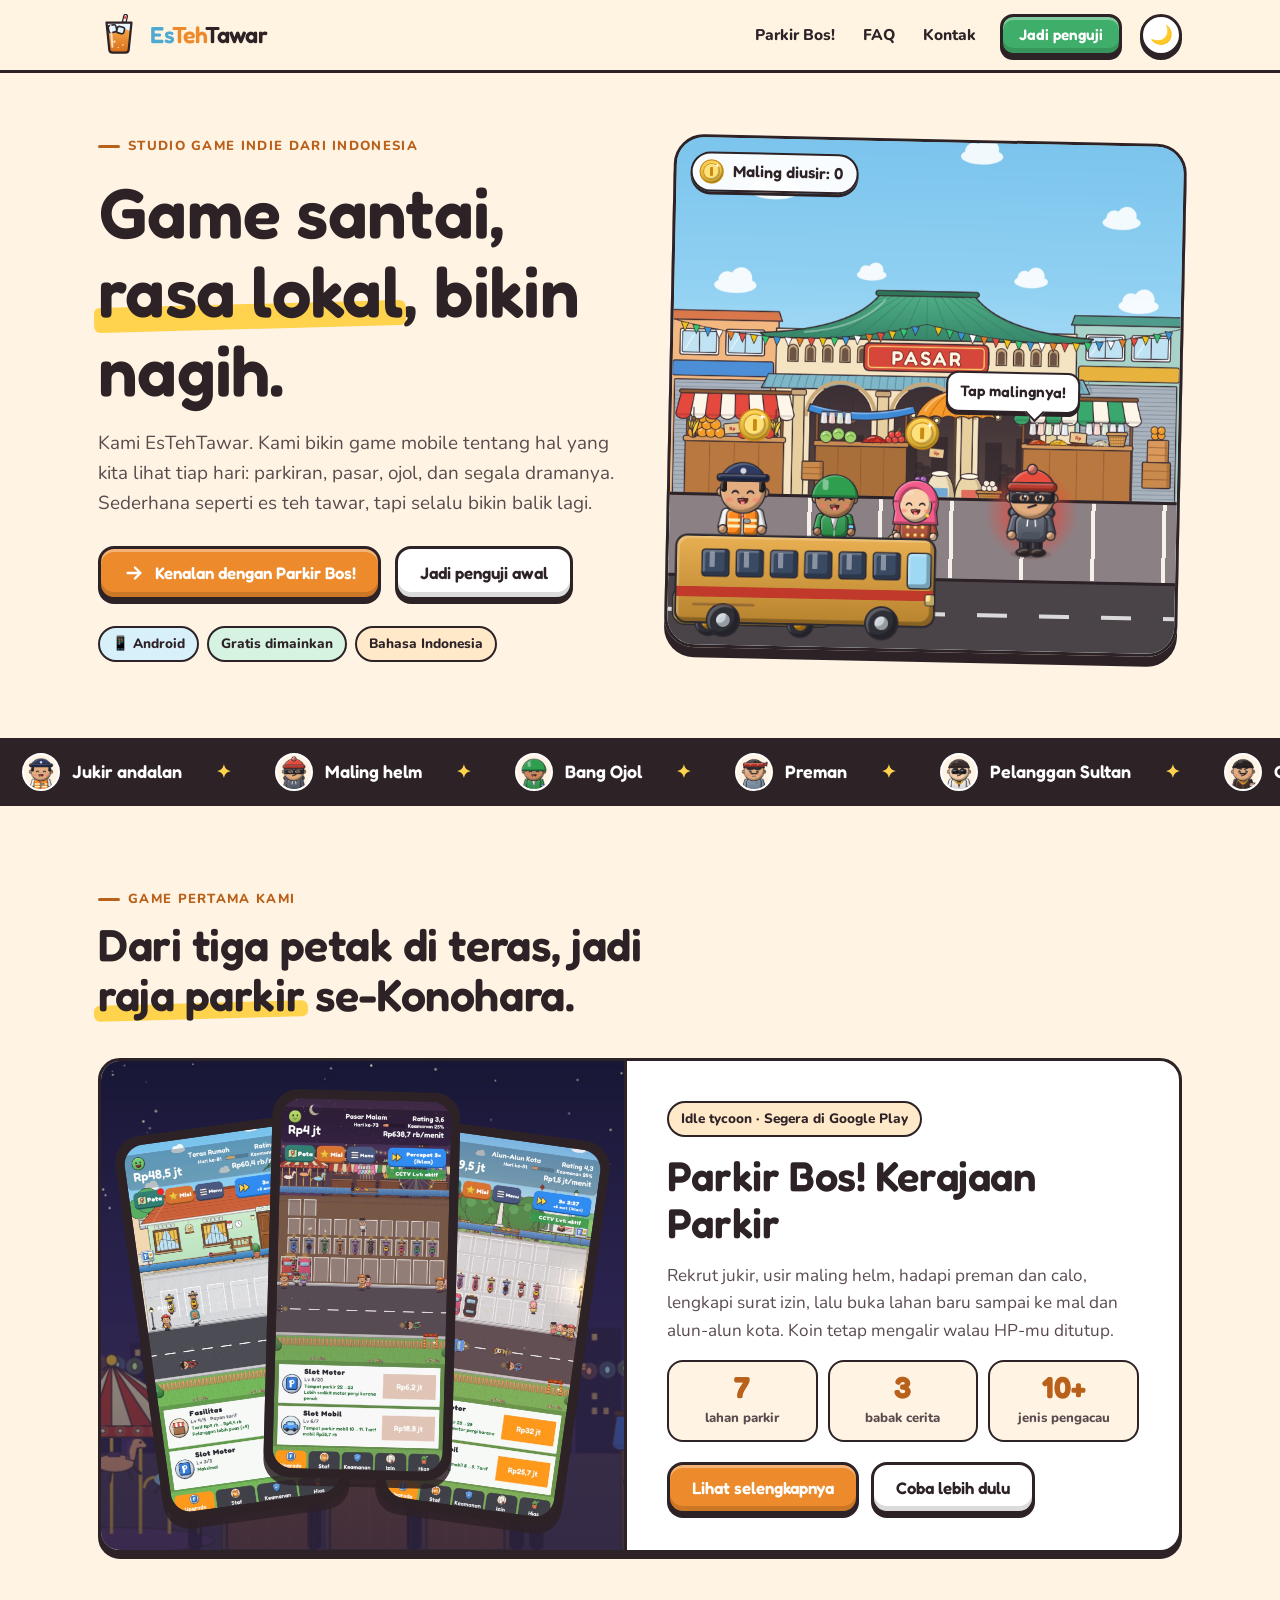
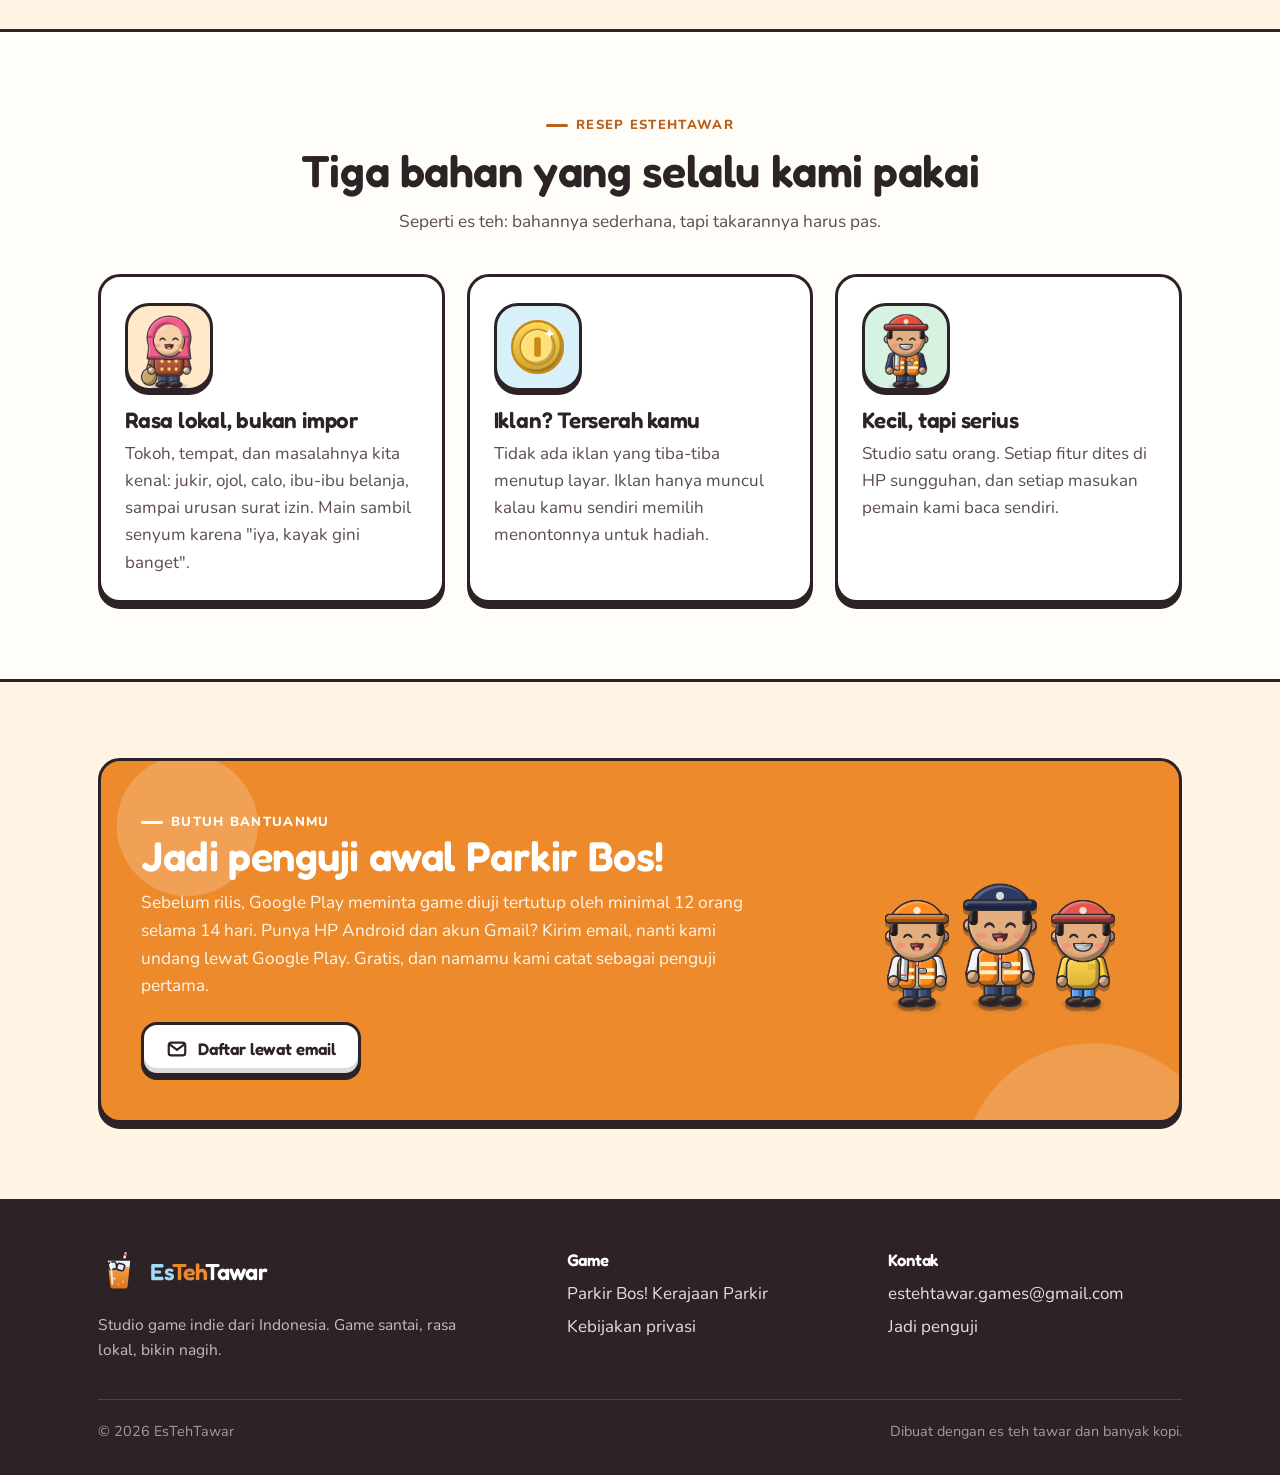
<file: index.html>
<!doctype html>
<html lang="id">
<head>
  <meta charset="utf-8">
  <meta name="viewport" content="width=device-width, initial-scale=1">
  <meta name="color-scheme" content="light dark">
  <title>EsTehTawar: studio game indie Indonesia</title>
  <meta name="description" content="EsTehTawar membuat game mobile santai dengan rasa lokal. Game pertama kami: Parkir Bos! Kerajaan Parkir, segera hadir di Google Play.">
  <meta property="og:title" content="EsTehTawar: studio game indie Indonesia">
  <meta property="og:description" content="Game santai, rasa lokal, bikin nagih. Game pertama: Parkir Bos! Kerajaan Parkir.">
  <meta property="og:image" content="https://estehtawar-games.github.io/img/og.jpg">
  <meta property="og:url" content="https://estehtawar-games.github.io/">
  <meta name="theme-color" media="(prefers-color-scheme: light)" content="#fff4e3">
  <meta name="theme-color" media="(prefers-color-scheme: dark)" content="#1c1629">
  <link rel="icon" href="img/logo.svg" type="image/svg+xml">
  <link rel="preconnect" href="https://fonts.googleapis.com">
  <link rel="preconnect" href="https://fonts.gstatic.com" crossorigin>
  <link href="https://fonts.googleapis.com/css2?family=Fredoka:wght@500;600;700&family=Nunito:wght@400;700;800&display=swap" rel="stylesheet">
  <link rel="stylesheet" href="style.css?v=202610211449">
  <script>document.documentElement.classList.add("js");try{var t=localStorage.getItem("theme");if(t==="dark"||t==="light")document.documentElement.setAttribute("data-theme",t);}catch(e){}</script>
</head>
<body>
  <a class="skip" href="#isi">Lewati ke isi</a>

  <header class="site-header">
    <div class="wrap">
      <a class="logo" href="./" aria-label="EsTehTawar, beranda">
        <img src="img/logo.svg" width="42" height="42" alt="">
        <span class="wordmark"><span class="es">Es</span><span class="teh">Teh</span>Tawar</span>
      </a>
      <nav class="nav" id="menu" aria-label="Menu utama">
        <div class="drawer-head"><span class="display">Menu</span><button class="menu-close" type="button" data-menu-close aria-label="Tutup menu">✕</button></div>
        <a class="drawer-only" href="./" aria-current="page">Beranda</a>
        <a href="parkir-bos/">Parkir Bos!</a>
        <a href="parkir-bos/#faq">FAQ</a>
        <a class="drawer-only" href="parkir-bos/privasi/">Kebijakan privasi</a>
        <a href="mailto:estehtawar.games@gmail.com">Kontak</a>
        <a class="btn small green" href="#penguji">Jadi penguji</a>
        <img class="drawer-only drawer-art sprite" src="img/sprites/jukir_1.png" alt="">
      </nav>
      <button class="theme-btn" type="button" data-theme-toggle aria-label="Ganti tema siang atau malam"><span class="moon" aria-hidden="true">🌙</span><span class="sun" aria-hidden="true">☀️</span></button>
      <button class="menu-btn" type="button" data-menu-toggle aria-controls="menu" aria-expanded="false" aria-label="Buka menu"><span></span><span></span><span></span></button>
    </div>
    <div class="nav-backdrop" data-menu-close></div>
  </header>

  <main id="isi">
    <!-- ===== Hero ===== -->
    <section class="hero">
      <div class="wrap hero-grid">
        <div>
          <span class="eyebrow">Studio game indie dari Indonesia</span>
          <h1>Game santai, <span class="mark">rasa lokal</span>, bikin nagih.</h1>
          <p class="lead">Kami EsTehTawar. Kami bikin game mobile tentang hal yang kita lihat tiap hari: parkiran, pasar, ojol, dan
            segala dramanya. Sederhana seperti es teh tawar, tapi selalu bikin balik lagi.</p>
          <div class="actions">
            <a class="btn" href="parkir-bos/">
              <svg viewBox="0 0 24 24" fill="none" stroke="currentColor" stroke-width="2.6" stroke-linecap="round" stroke-linejoin="round" aria-hidden="true"><path d="M5 12h14M13 6l6 6-6 6"/></svg>
              Kenalan dengan Parkir Bos!
            </a>
            <a class="btn white" href="#penguji">Jadi penguji awal</a>
          </div>
          <div class="meta">
            <span class="chip ice">📱 Android</span>
            <span class="chip leaf">Gratis dimainkan</span>
            <span class="chip tea">Bahasa Indonesia</span>
          </div>
        </div>

        <div class="diorama" id="diorama" aria-label="Ilustrasi parkiran Parkir Bos!. Tap maling untuk mengusirnya.">
          <img class="cloud c1 sprite" src="img/sprites/cloud.png" alt="">
          <img class="scene sprite" src="img/bg/dekat_pasar.jpg" alt="">
          <div class="lot"></div>
          <div class="road"></div>
          <img class="actor jukir sprite" src="img/sprites/jukir_1.png" alt="">
          <img class="actor ojol sprite" src="img/sprites/uc_ojol.png" alt="">
          <img class="actor ibu sprite" src="img/sprites/uc_ibu.png" alt="">
          <img class="coin-bob sprite" src="img/sprites/coin.png" alt="" style="left:13%;bottom:40%">
          <img class="coin-bob sprite" src="img/sprites/coin.png" alt="" style="left:46%;bottom:39%;animation-delay:-1.2s">
          <button class="thief-btn" id="thief" type="button" aria-label="Tap maling helm">
            <img class="sprite" src="img/sprites/thief_helmet.png" alt="">
          </button>
          <span class="tap-hint" id="tapHint">Tap malingnya!</span>
          <div class="score" aria-live="polite"><img src="img/sprites/coin.png" alt=""><span id="score">Maling diusir: 0</span></div>
          <img class="car sprite" src="img/sprites/sultan_car.png" alt="">
          <img class="bus sprite" src="img/sprites/bus_side.png" alt="">
        </div>
      </div>
    </section>

    <!-- ===== Pita tokoh ===== -->
    <div class="ticker" aria-hidden="true">
      <div class="ticker-track">
        <span class="ticker-item"><img src="img/sprites/jukir_1.png" alt="">Jukir andalan</span>
        <span class="ticker-item"><img src="img/sprites/thief_helmet.png" alt="">Maling helm</span>
        <span class="ticker-item"><img src="img/sprites/uc_ojol.png" alt="">Bang Ojol</span>
        <span class="ticker-item"><img src="img/sprites/thug_1.png" alt="">Preman</span>
        <span class="ticker-item"><img src="img/sprites/uc_vip.png" alt="">Pelanggan Sultan</span>
        <span class="ticker-item"><img src="img/sprites/calo.png" alt="">Calo</span>
        <span class="ticker-item"><img src="img/sprites/uc_ibu.png" alt="">Ibu-ibu belanja</span>
        <span class="ticker-item"><img src="img/sprites/jukir_liar.png" alt="">Jukir liar</span>
        <span class="ticker-item"><img src="img/sprites/qr_scammer.png" alt="">Penipu QR</span>
        <span class="ticker-item"><img src="img/sprites/guard_hendra.png" alt="">Satpam</span>
        <!-- salinan untuk putaran tanpa jeda -->
        <span class="ticker-item"><img src="img/sprites/jukir_1.png" alt="">Jukir andalan</span>
        <span class="ticker-item"><img src="img/sprites/thief_helmet.png" alt="">Maling helm</span>
        <span class="ticker-item"><img src="img/sprites/uc_ojol.png" alt="">Bang Ojol</span>
        <span class="ticker-item"><img src="img/sprites/thug_1.png" alt="">Preman</span>
        <span class="ticker-item"><img src="img/sprites/uc_vip.png" alt="">Pelanggan Sultan</span>
        <span class="ticker-item"><img src="img/sprites/calo.png" alt="">Calo</span>
        <span class="ticker-item"><img src="img/sprites/uc_ibu.png" alt="">Ibu-ibu belanja</span>
        <span class="ticker-item"><img src="img/sprites/jukir_liar.png" alt="">Jukir liar</span>
        <span class="ticker-item"><img src="img/sprites/qr_scammer.png" alt="">Penipu QR</span>
        <span class="ticker-item"><img src="img/sprites/guard_hendra.png" alt="">Satpam</span>
      </div>
    </div>

    <!-- ===== Game unggulan ===== -->
    <section class="section">
      <div class="wrap">
        <div class="section-head reveal">
          <span class="eyebrow">Game pertama kami</span>
          <h2>Dari tiga petak di teras, jadi <span class="mark">raja parkir</span> se-Konohara.</h2>
        </div>
        <article class="card feature-game reveal">
          <div class="art">
            <div class="phones">
              <div class="phone p1"><img src="img/shots/teras_rumah.jpg" width="1080" height="2350" alt="Lahan Teras Rumah" loading="lazy"></div>
              <div class="phone p2"><img src="img/shots/pasar_malam.jpg" width="1080" height="2350" alt="Lahan Pasar Malam" loading="lazy"></div>
              <div class="phone p3"><img src="img/shots/alun_alun.jpg" width="1080" height="2350" alt="Lahan Alun-Alun Kota" loading="lazy"></div>
            </div>
          </div>
          <div class="body">
            <span class="chip tea">Idle tycoon · Segera di Google Play</span>
            <h3>Parkir Bos! Kerajaan Parkir</h3>
            <p>Rekrut jukir, usir maling helm, hadapi preman dan calo, lengkapi surat izin, lalu buka lahan baru sampai ke mal dan
              alun-alun kota. Koin tetap mengalir walau HP-mu ditutup.</p>
            <div class="stats">
              <div class="stat"><b>7</b><span>lahan parkir</span></div>
              <div class="stat"><b>3</b><span>babak cerita</span></div>
              <div class="stat"><b>10+</b><span>jenis pengacau</span></div>
            </div>
            <div class="actions">
              <a class="btn" href="parkir-bos/">Lihat selengkapnya</a>
              <a class="btn white" href="#penguji">Coba lebih dulu</a>
            </div>
          </div>
        </article>
      </div>
    </section>

    <!-- ===== Resep studio ===== -->
    <section class="section bg-paper" id="resep">
      <div class="wrap">
        <div class="section-head center reveal">
          <span class="eyebrow">Resep EsTehTawar</span>
          <h2>Tiga bahan yang selalu kami pakai</h2>
          <p>Seperti es teh: bahannya sederhana, tapi takarannya harus pas.</p>
        </div>
        <div class="grid-3">
          <article class="card value reveal">
            <div class="icon"><img class="sprite" src="img/sprites/uc_ibu.png" alt=""></div>
            <h3>Rasa lokal, bukan impor</h3>
            <p>Tokoh, tempat, dan masalahnya kita kenal: jukir, ojol, calo, ibu-ibu belanja, sampai urusan surat izin. Main sambil senyum
              karena "iya, kayak gini banget".</p>
          </article>
          <article class="card value reveal">
            <div class="icon round"><img class="sprite" src="img/sprites/coin.png" alt=""></div>
            <h3>Iklan? Terserah kamu</h3>
            <p>Tidak ada iklan yang tiba-tiba menutup layar. Iklan hanya muncul kalau kamu sendiri memilih menontonnya untuk hadiah.</p>
          </article>
          <article class="card value reveal">
            <div class="icon"><img class="sprite" src="img/sprites/jukir_3.png" alt=""></div>
            <h3>Kecil, tapi serius</h3>
            <p>Studio satu orang. Setiap fitur dites di HP sungguhan, dan setiap masukan pemain kami baca sendiri.</p>
          </article>
        </div>
      </div>
    </section>

    <!-- ===== Ajakan penguji ===== -->
    <section class="section" id="penguji">
      <div class="wrap">
        <div class="card cta reveal">
          <div>
            <span class="eyebrow" style="color:#fff">Butuh bantuanmu</span>
            <h2>Jadi penguji awal Parkir Bos!</h2>
            <p>Sebelum rilis, Google Play meminta game diuji tertutup oleh minimal 12 orang selama 14 hari. Punya HP Android dan akun Gmail?
              Kirim email, nanti kami undang lewat Google Play. Gratis, dan namamu kami catat sebagai penguji pertama.</p>
            <div class="actions">
              <a class="btn white" href="mailto:estehtawar.games@gmail.com?subject=Daftar%20penguji%20Parkir%20Bos!&amp;body=Halo%20EsTehTawar%2C%20saya%20mau%20jadi%20penguji%20Parkir%20Bos!.%0A%0AEmail%20Gmail%20saya%20(untuk%20Google%20Play)%3A%20%0AMerek%20dan%20tipe%20HP%3A%20">
                <svg viewBox="0 0 24 24" fill="none" stroke="currentColor" stroke-width="2.4" stroke-linecap="round" stroke-linejoin="round" aria-hidden="true"><rect x="3" y="5" width="18" height="14" rx="3"/><path d="m4 7 8 6 8-6"/></svg>
                Daftar lewat email
              </a>
            </div>
          </div>
          <div class="crew" aria-hidden="true">
            <img class="sprite" src="img/sprites/jukir_2.png" alt="">
            <img class="sprite" src="img/sprites/jukir_1.png" alt="">
            <img class="sprite" src="img/sprites/uc_anak.png" alt="">
          </div>
        </div>
      </div>
    </section>
  </main>

  <footer class="site-footer">
    <div class="wrap">
      <div class="brand-col">
        <a class="logo" href="./"><img src="img/logo.svg" width="42" height="42" alt=""><span class="wordmark"><span class="es">Es</span><span class="teh">Teh</span>Tawar</span></a>
        <p>Studio game indie dari Indonesia. Game santai, rasa lokal, bikin nagih.</p>
      </div>
      <div>
        <h4>Game</h4>
        <ul>
          <li><a href="parkir-bos/">Parkir Bos! Kerajaan Parkir</a></li>
          <li><a href="parkir-bos/privasi/">Kebijakan privasi</a></li>
        </ul>
      </div>
      <div>
        <h4>Kontak</h4>
        <ul>
          <li><a href="mailto:estehtawar.games@gmail.com">estehtawar.games@gmail.com</a></li>
          <li><a href="#penguji">Jadi penguji</a></li>
        </ul>
      </div>
      <div class="bottom"><span>© <span data-year>2026</span> EsTehTawar</span><span>Dibuat dengan es teh tawar dan banyak kopi.</span></div>
    </div>
  </footer>

  <script src="main.js?v=202610211449" defer></script>
</body>
</html>
</file>
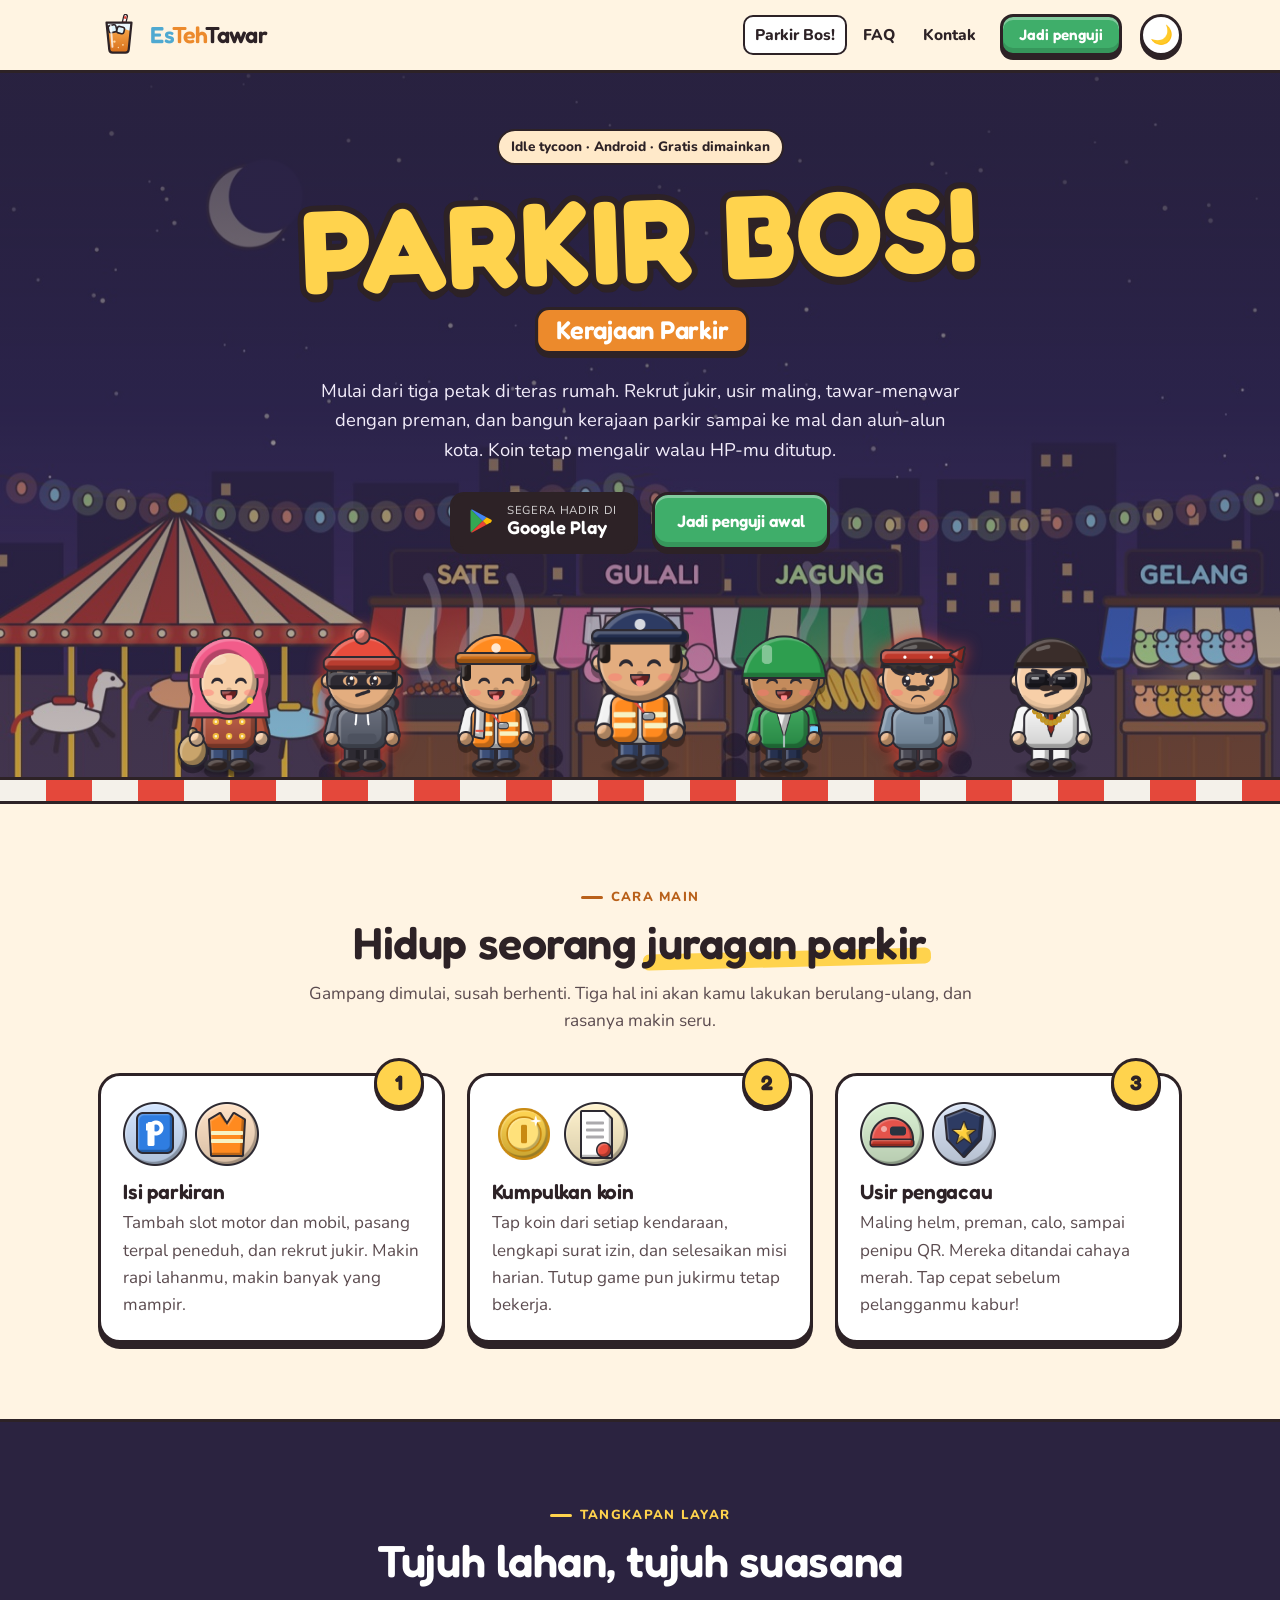
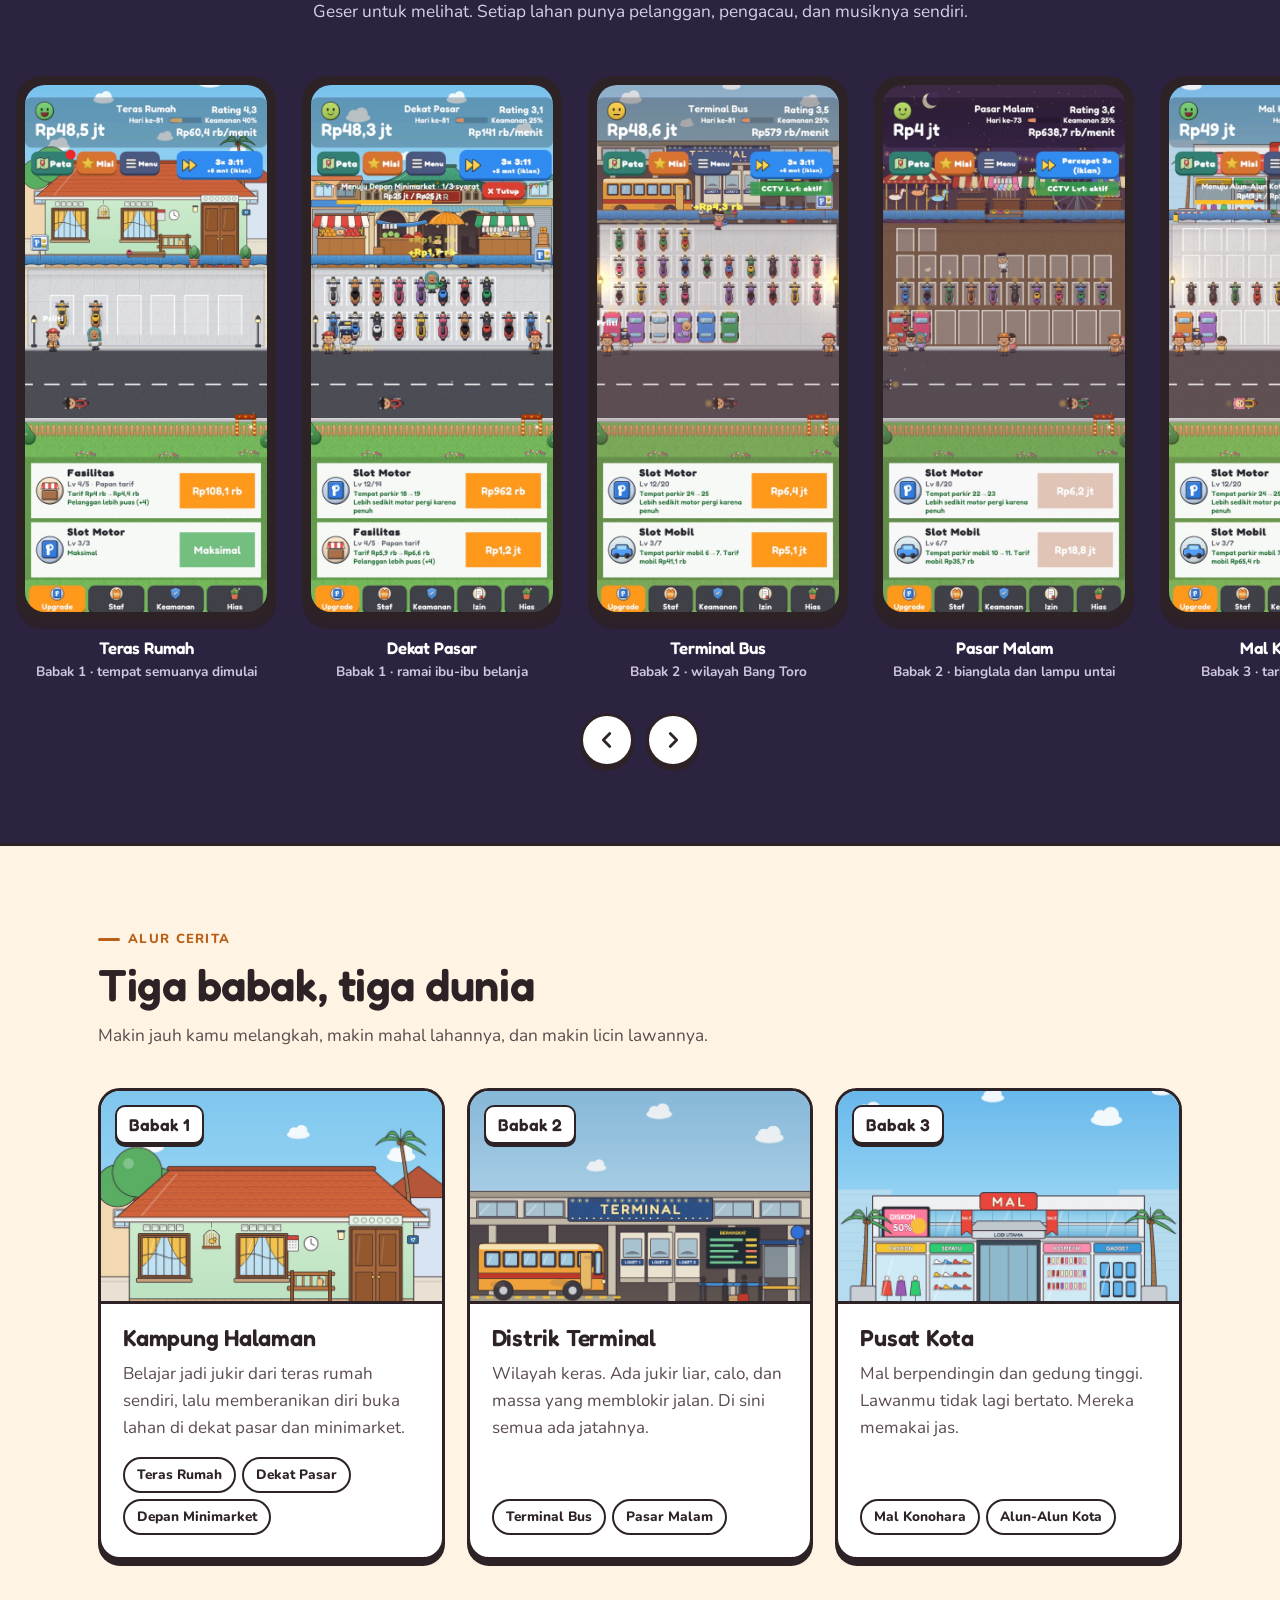
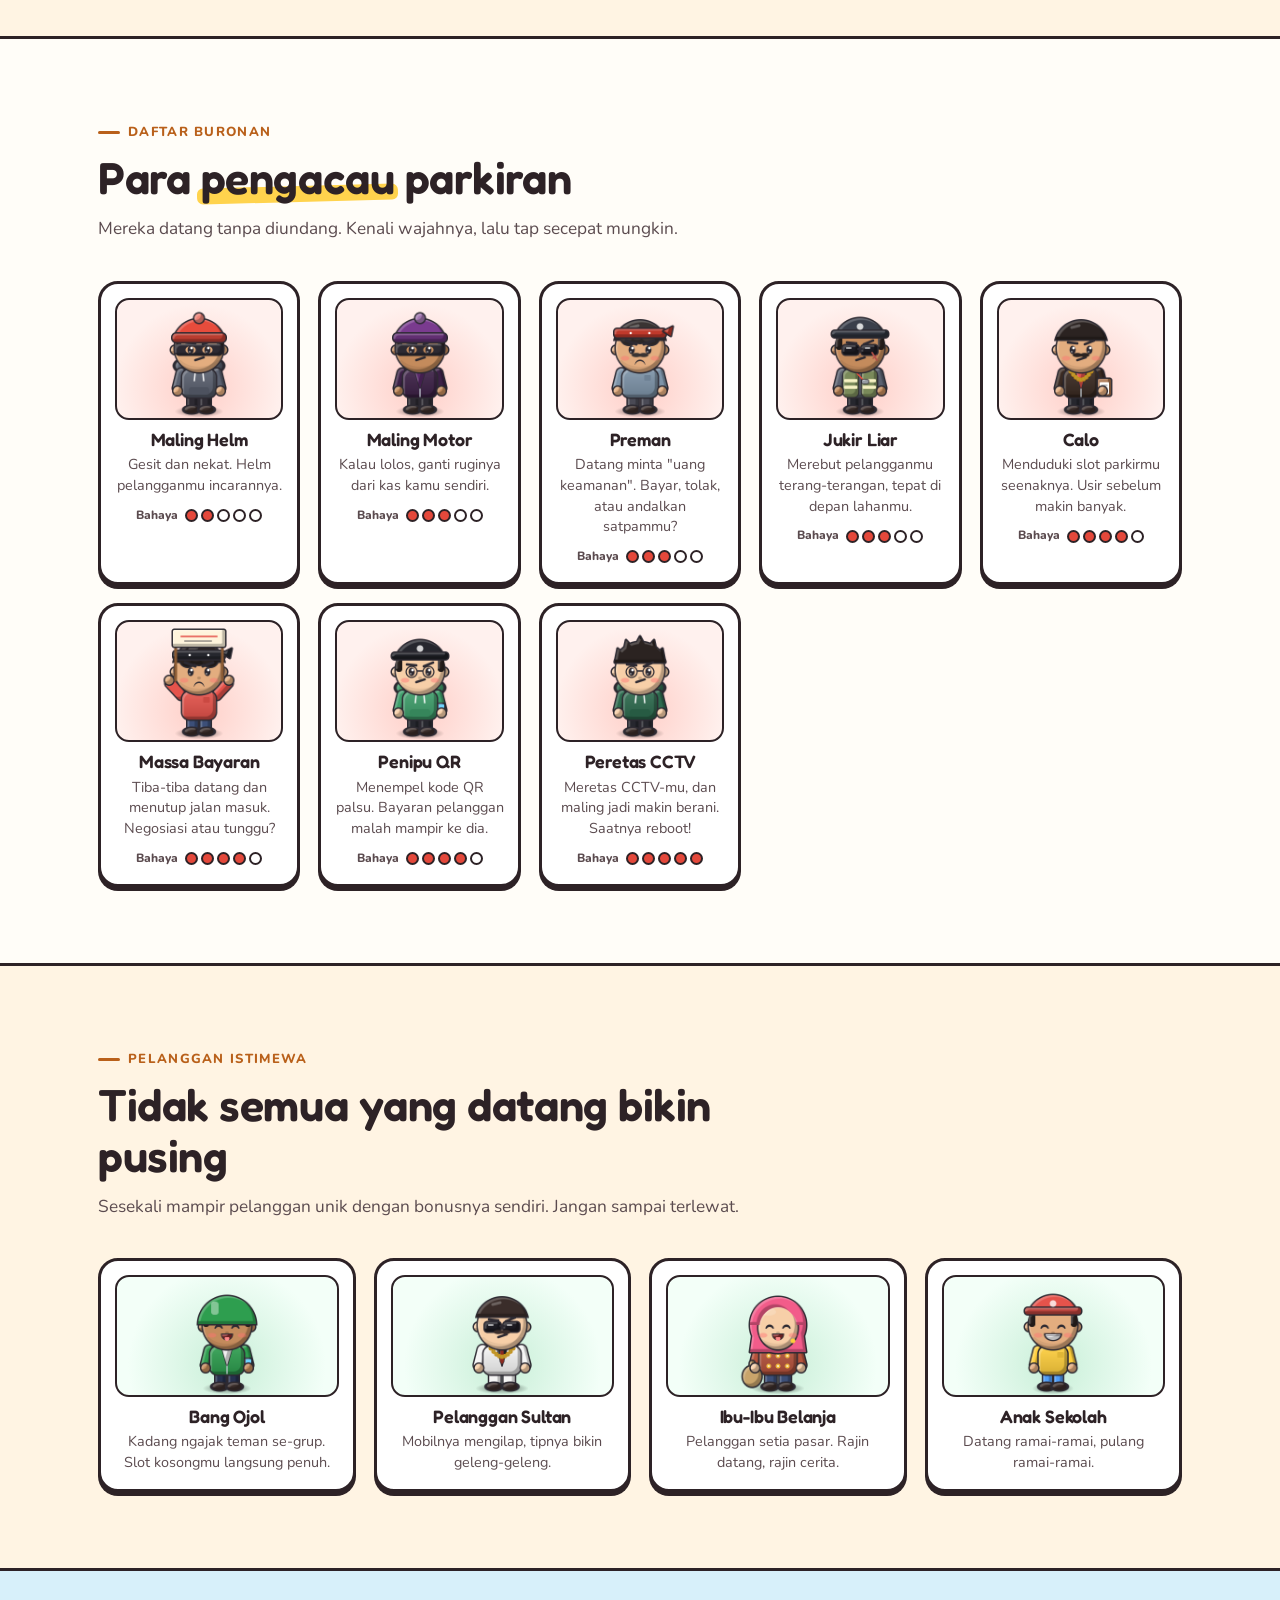
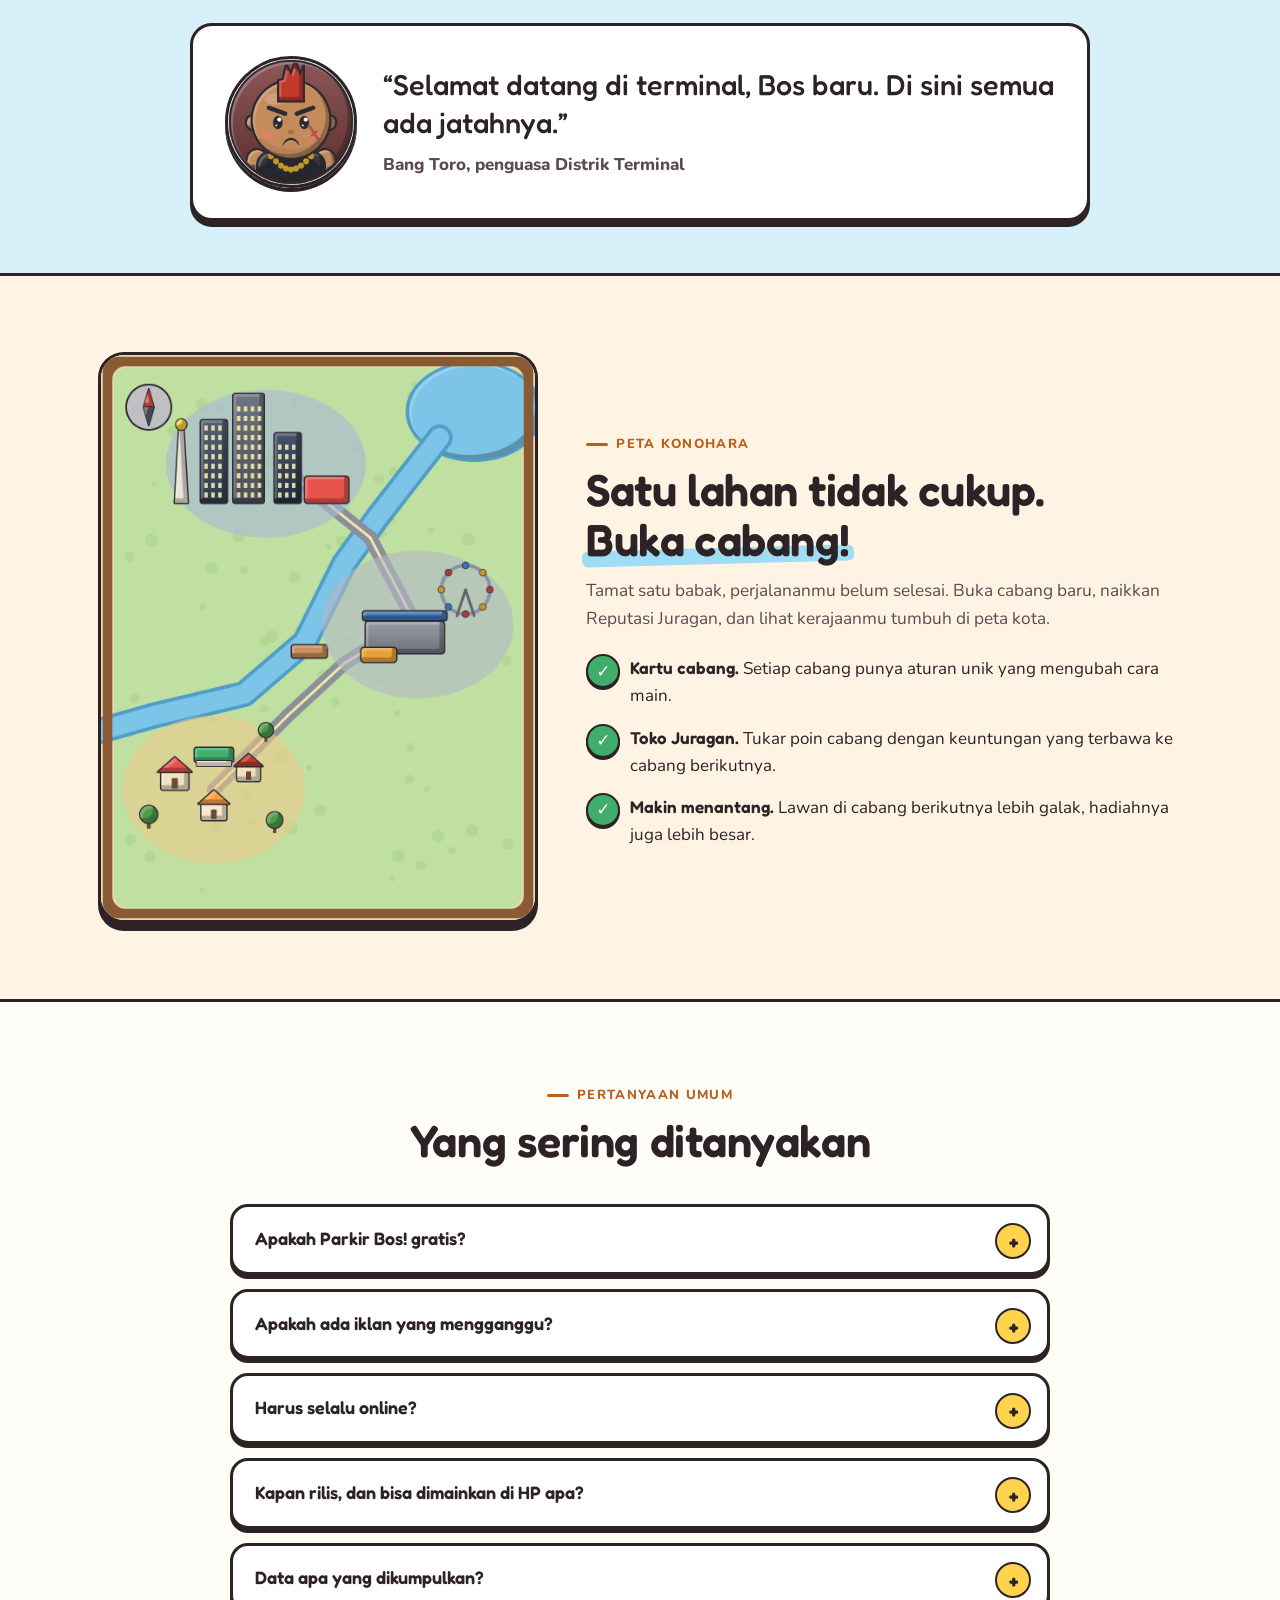
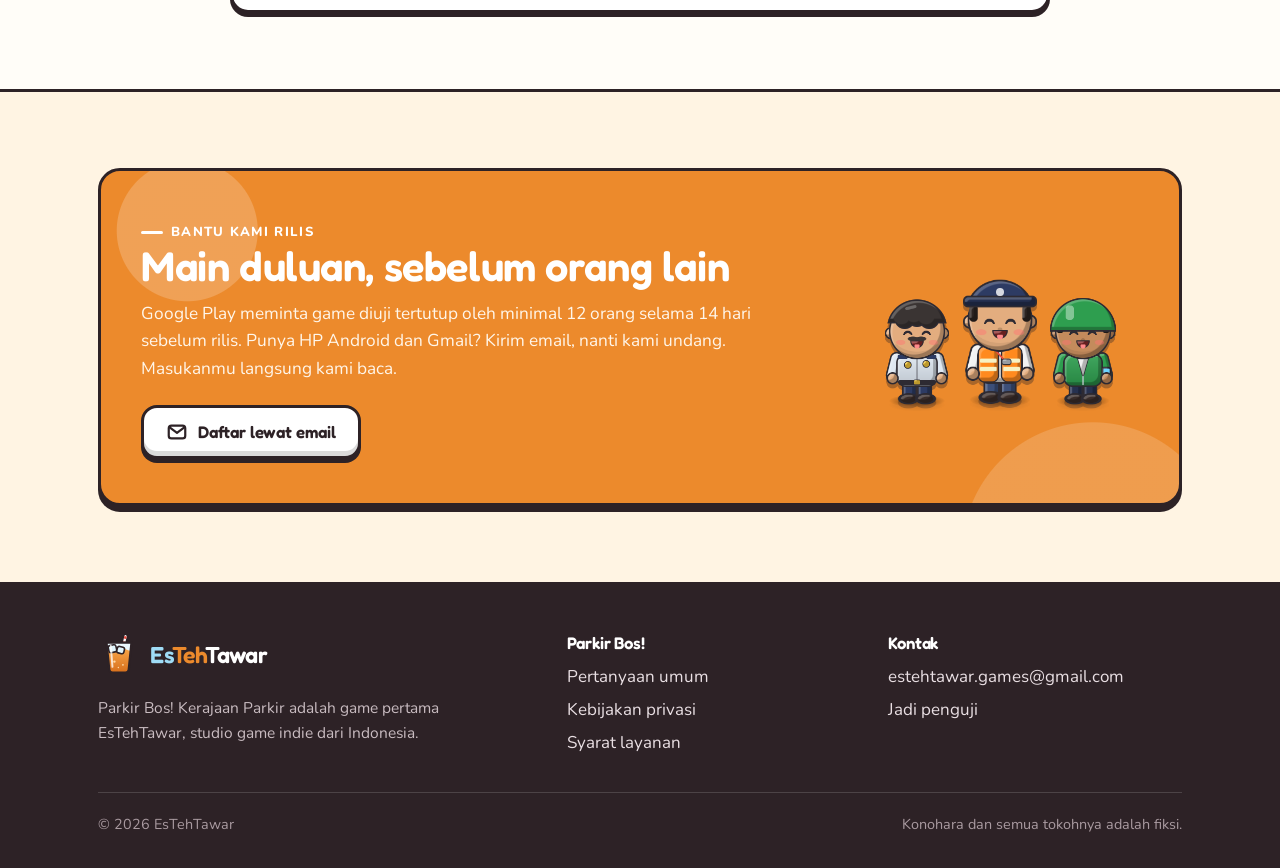
<file: parkir-bos/index.html>
<!doctype html>
<html lang="id">
<head>
  <meta charset="utf-8">
  <meta name="viewport" content="width=device-width, initial-scale=1">
  <meta name="color-scheme" content="light dark">
  <title>Parkir Bos! Kerajaan Parkir</title>
  <meta name="description" content="Game idle tycoon parkir dari EsTehTawar. Rekrut jukir, usir maling helm, hadapi preman dan calo, dan bangun kerajaan parkir dari teras rumah sampai alun-alun kota.">
  <meta property="og:title" content="Parkir Bos! Kerajaan Parkir">
  <meta property="og:description" content="Dari tiga petak di teras, jadi raja parkir se-Konohara. Segera hadir di Google Play.">
  <meta property="og:image" content="https://estehtawar-games.github.io/img/og.jpg">
  <meta property="og:url" content="https://estehtawar-games.github.io/parkir-bos/">
  <meta name="theme-color" media="(prefers-color-scheme: light)" content="#2b2340">
  <meta name="theme-color" media="(prefers-color-scheme: dark)" content="#1c1629">
  <link rel="icon" href="../img/logo.svg" type="image/svg+xml">
  <link rel="preconnect" href="https://fonts.googleapis.com">
  <link rel="preconnect" href="https://fonts.gstatic.com" crossorigin>
  <link href="https://fonts.googleapis.com/css2?family=Fredoka:wght@500;600;700&family=Nunito:wght@400;700;800&display=swap" rel="stylesheet">
  <link rel="stylesheet" href="../style.css?v=202610211449">
  <script>document.documentElement.classList.add("js");try{var t=localStorage.getItem("theme");if(t==="dark"||t==="light")document.documentElement.setAttribute("data-theme",t);}catch(e){}</script>
</head>
<body>
  <a class="skip" href="#isi">Lewati ke isi</a>

  <header class="site-header">
    <div class="wrap">
      <a class="logo" href="../" aria-label="EsTehTawar, beranda">
        <img src="../img/logo.svg" width="42" height="42" alt="">
        <span class="wordmark"><span class="es">Es</span><span class="teh">Teh</span>Tawar</span>
      </a>
      <nav class="nav" id="menu" aria-label="Menu utama">
        <div class="drawer-head"><span class="display">Menu</span><button class="menu-close" type="button" data-menu-close aria-label="Tutup menu">✕</button></div>
        <a class="drawer-only" href="../">Beranda</a>
        <a href="../parkir-bos/" aria-current="page">Parkir Bos!</a>
        <a href="#faq">FAQ</a>
        <a class="drawer-only" href="../parkir-bos/privasi/">Kebijakan privasi</a>
        <a href="mailto:estehtawar.games@gmail.com">Kontak</a>
        <a class="btn small green" href="#penguji">Jadi penguji</a>
        <img class="drawer-only drawer-art sprite" src="../img/sprites/jukir_1.png" alt="">
      </nav>
      <button class="theme-btn" type="button" data-theme-toggle aria-label="Ganti tema siang atau malam"><span class="moon" aria-hidden="true">🌙</span><span class="sun" aria-hidden="true">☀️</span></button>
      <button class="menu-btn" type="button" data-menu-toggle aria-controls="menu" aria-expanded="false" aria-label="Buka menu"><span></span><span></span><span></span></button>
    </div>
    <div class="nav-backdrop" data-menu-close></div>
  </header>

  <main id="isi">
    <!-- ===== Hero game ===== -->
    <section class="game-hero">
      <div class="wrap">
        <span class="chip tea">Idle tycoon · Android · Gratis dimainkan</span>
        <h1 class="title-lockup">
          <span class="big">PARKIR BOS!</span>
          <span class="sub">Kerajaan Parkir</span>
        </h1>
        <p class="lead">Mulai dari tiga petak di teras rumah. Rekrut jukir, usir maling, tawar-menawar dengan preman, dan bangun kerajaan
          parkir sampai ke mal dan alun-alun kota. Koin tetap mengalir walau HP-mu ditutup.</p>
        <div class="actions">
          <span class="play-badge" role="img" aria-label="Segera hadir di Google Play">
            <svg viewBox="0 0 24 24" aria-hidden="true"><path fill="#34a853" d="M3.6 2.3 13.4 12l-9.8 9.7c-.4-.2-.6-.7-.6-1.2V3.5c0-.5.2-1 .6-1.2Z"/><path fill="#fbbc04" d="m16.7 8.8-3.3 3.2 3.3 3.2 3.8-2.1c1-.6 1-1.7 0-2.3Z"/><path fill="#4285f4" d="M3.6 2.3c.3-.2.8-.2 1.2 0l11.9 6.5-3.3 3.2Z"/><path fill="#ea4335" d="m13.4 12 3.3 3.2-11.9 6.5c-.4.2-.9.2-1.2 0Z"/></svg>
            <span><small>Segera hadir di</small><strong>Google Play</strong></span>
          </span>
          <a class="btn green" href="#penguji">Jadi penguji awal</a>
        </div>
        <div class="lineup" aria-hidden="true">
          <img class="sprite" src="../img/sprites/uc_ibu.png" alt="">
          <img class="sprite villain" src="../img/sprites/thief_helmet.png" alt="">
          <img class="sprite" src="../img/sprites/jukir_2.png" alt="">
          <img class="sprite" src="../img/sprites/jukir_1.png" alt="" style="width:clamp(56px,12.5vw,140px)">
          <img class="sprite" src="../img/sprites/uc_ojol.png" alt="">
          <img class="sprite villain" src="../img/sprites/thug_1.png" alt="">
          <img class="sprite" src="../img/sprites/uc_vip.png" alt="">
        </div>
      </div>
      <div class="curb"></div>
    </section>

    <!-- ===== Cara main ===== -->
    <section class="section">
      <div class="wrap">
        <div class="section-head center reveal">
          <span class="eyebrow">Cara main</span>
          <h2>Hidup seorang <span class="mark">juragan parkir</span></h2>
          <p>Gampang dimulai, susah berhenti. Tiga hal ini akan kamu lakukan berulang-ulang, dan rasanya makin seru.</p>
        </div>
        <div class="steps">
          <article class="card step reveal">
            <div class="ico"><img class="sprite" src="../img/sprites/upg_slots.png" alt=""><img class="sprite" src="../img/sprites/upg_jukir.png" alt=""></div>
            <h3>Isi parkiran</h3>
            <p>Tambah slot motor dan mobil, pasang terpal peneduh, dan rekrut jukir. Makin rapi lahanmu, makin banyak yang mampir.</p>
          </article>
          <article class="card step reveal">
            <div class="ico"><img class="sprite" src="../img/sprites/coin.png" alt="" style="width:56px;height:56px;margin:4px"><img class="sprite" src="../img/sprites/upg_permit.png" alt=""></div>
            <h3>Kumpulkan koin</h3>
            <p>Tap koin dari setiap kendaraan, lengkapi surat izin, dan selesaikan misi harian. Tutup game pun jukirmu tetap bekerja.</p>
          </article>
          <article class="card step reveal">
            <div class="ico"><img class="sprite" src="../img/sprites/upg_helmet.png" alt=""><img class="sprite" src="../img/sprites/upg_guard.png" alt=""></div>
            <h3>Usir pengacau</h3>
            <p>Maling helm, preman, calo, sampai penipu QR. Mereka ditandai cahaya merah. Tap cepat sebelum pelangganmu kabur!</p>
          </article>
        </div>
      </div>
    </section>

    <!-- ===== Galeri ===== -->
    <section class="section bg-night" data-gallery>
      <div class="wrap">
        <div class="section-head center reveal">
          <span class="eyebrow">Tangkapan layar</span>
          <h2>Tujuh lahan, tujuh suasana</h2>
          <p>Geser untuk melihat. Setiap lahan punya pelanggan, pengacau, dan musiknya sendiri.</p>
        </div>
      </div>
      <div class="gallery-track" tabindex="0" aria-label="Galeri tangkapan layar">
        <figure><div class="phone"><img src="../img/shots/teras_rumah.jpg" width="1080" height="2350" alt="Lahan Teras Rumah" loading="lazy"></div><figcaption>Teras Rumah<small>Babak 1 · tempat semuanya dimulai</small></figcaption></figure>
        <figure><div class="phone"><img src="../img/shots/dekat_pasar.jpg" width="1080" height="2350" alt="Lahan Dekat Pasar" loading="lazy"></div><figcaption>Dekat Pasar<small>Babak 1 · ramai ibu-ibu belanja</small></figcaption></figure>
        <figure><div class="phone"><img src="../img/shots/terminal_bus.jpg" width="1080" height="2350" alt="Lahan Terminal Bus" loading="lazy"></div><figcaption>Terminal Bus<small>Babak 2 · wilayah Bang Toro</small></figcaption></figure>
        <figure><div class="phone"><img src="../img/shots/pasar_malam.jpg" width="1080" height="2350" alt="Lahan Pasar Malam" loading="lazy"></div><figcaption>Pasar Malam<small>Babak 2 · bianglala dan lampu untai</small></figcaption></figure>
        <figure><div class="phone"><img src="../img/shots/mal_konohara.jpg" width="1080" height="2350" alt="Lahan Mal Konohara" loading="lazy"></div><figcaption>Mal Konohara<small>Babak 3 · tarifnya bikin kaget</small></figcaption></figure>
        <figure><div class="phone"><img src="../img/shots/alun_alun.jpg" width="1080" height="2350" alt="Lahan Alun-Alun Kota" loading="lazy"></div><figcaption>Alun-Alun Kota<small>Babak 3 · puncak kekuasaan</small></figcaption></figure>
        <figure><div class="phone"><img src="../img/shots/map.jpg" width="1080" height="2350" alt="Layar Peta Kerajaan" loading="lazy"></div><figcaption>Peta Kerajaan<small>Lihat semua cabangmu</small></figcaption></figure>
      </div>
      <div class="gallery-nav">
        <button type="button" data-dir="-1" aria-label="Sebelumnya"><svg viewBox="0 0 24 24" fill="none" stroke="currentColor" stroke-width="3" stroke-linecap="round" stroke-linejoin="round" aria-hidden="true"><path d="M15 5l-7 7 7 7"/></svg></button>
        <button type="button" data-dir="1" aria-label="Berikutnya"><svg viewBox="0 0 24 24" fill="none" stroke="currentColor" stroke-width="3" stroke-linecap="round" stroke-linejoin="round" aria-hidden="true"><path d="M9 5l7 7-7 7"/></svg></button>
      </div>
    </section>

    <!-- ===== Tiga babak ===== -->
    <section class="section">
      <div class="wrap">
        <div class="section-head reveal">
          <span class="eyebrow">Alur cerita</span>
          <h2>Tiga babak, tiga dunia</h2>
          <p>Makin jauh kamu melangkah, makin mahal lahannya, dan makin licin lawannya.</p>
        </div>
        <div class="acts">
          <article class="card act reveal">
            <div class="pic" style="background-image:url('../img/bg/teras_rumah.jpg')"><span class="num">Babak 1</span></div>
            <div class="txt">
              <h3>Kampung Halaman</h3>
              <p>Belajar jadi jukir dari teras rumah sendiri, lalu memberanikan diri buka lahan di dekat pasar dan minimarket.</p>
              <div class="lots"><span class="chip">Teras Rumah</span><span class="chip">Dekat Pasar</span><span class="chip">Depan Minimarket</span></div>
            </div>
          </article>
          <article class="card act reveal">
            <div class="pic" style="background-image:url('../img/bg/terminal_bus.jpg')"><span class="num">Babak 2</span></div>
            <div class="txt">
              <h3>Distrik Terminal</h3>
              <p>Wilayah keras. Ada jukir liar, calo, dan massa yang memblokir jalan. Di sini semua ada jatahnya.</p>
              <div class="lots"><span class="chip">Terminal Bus</span><span class="chip">Pasar Malam</span></div>
            </div>
          </article>
          <article class="card act reveal">
            <div class="pic" style="background-image:url('../img/bg/mal_konohara.jpg')"><span class="num">Babak 3</span></div>
            <div class="txt">
              <h3>Pusat Kota</h3>
              <p>Mal berpendingin dan gedung tinggi. Lawanmu tidak lagi bertato. Mereka memakai jas.</p>
              <div class="lots"><span class="chip">Mal Konohara</span><span class="chip">Alun-Alun Kota</span></div>
            </div>
          </article>
        </div>
      </div>
    </section>

    <!-- ===== Para pengacau ===== -->
    <section class="section bg-paper">
      <div class="wrap">
        <div class="section-head reveal">
          <span class="eyebrow">Daftar buronan</span>
          <h2>Para <span class="mark">pengacau</span> parkiran</h2>
          <p>Mereka datang tanpa diundang. Kenali wajahnya, lalu tap secepat mungkin.</p>
        </div>
        <div class="roster villains">
          <article class="who reveal"><div class="portrait"><img class="sprite" src="../img/sprites/thief_helmet.png" alt=""></div><h4>Maling Helm</h4><p>Gesit dan nekat. Helm pelangganmu incarannya.</p><div class="danger" aria-label="Bahaya 2 dari 5"><span>Bahaya</span><i class="on"></i><i class="on"></i><i></i><i></i><i></i></div></article>
          <article class="who reveal"><div class="portrait"><img class="sprite" src="../img/sprites/thief_motor.png" alt=""></div><h4>Maling Motor</h4><p>Kalau lolos, ganti ruginya dari kas kamu sendiri.</p><div class="danger" aria-label="Bahaya 3 dari 5"><span>Bahaya</span><i class="on"></i><i class="on"></i><i class="on"></i><i></i><i></i></div></article>
          <article class="who reveal"><div class="portrait"><img class="sprite" src="../img/sprites/thug_1.png" alt=""></div><h4>Preman</h4><p>Datang minta "uang keamanan". Bayar, tolak, atau andalkan satpammu?</p><div class="danger" aria-label="Bahaya 3 dari 5"><span>Bahaya</span><i class="on"></i><i class="on"></i><i class="on"></i><i></i><i></i></div></article>
          <article class="who reveal"><div class="portrait"><img class="sprite" src="../img/sprites/jukir_liar.png" alt=""></div><h4>Jukir Liar</h4><p>Merebut pelangganmu terang-terangan, tepat di depan lahanmu.</p><div class="danger" aria-label="Bahaya 3 dari 5"><span>Bahaya</span><i class="on"></i><i class="on"></i><i class="on"></i><i></i><i></i></div></article>
          <article class="who reveal"><div class="portrait"><img class="sprite" src="../img/sprites/calo.png" alt=""></div><h4>Calo</h4><p>Menduduki slot parkirmu seenaknya. Usir sebelum makin banyak.</p><div class="danger" aria-label="Bahaya 4 dari 5"><span>Bahaya</span><i class="on"></i><i class="on"></i><i class="on"></i><i class="on"></i><i></i></div></article>
          <article class="who reveal"><div class="portrait"><img class="sprite" src="../img/sprites/massa_1.png" alt=""></div><h4>Massa Bayaran</h4><p>Tiba-tiba datang dan menutup jalan masuk. Negosiasi atau tunggu?</p><div class="danger" aria-label="Bahaya 4 dari 5"><span>Bahaya</span><i class="on"></i><i class="on"></i><i class="on"></i><i class="on"></i><i></i></div></article>
          <article class="who reveal"><div class="portrait"><img class="sprite" src="../img/sprites/qr_scammer.png" alt=""></div><h4>Penipu QR</h4><p>Menempel kode QR palsu. Bayaran pelanggan malah mampir ke dia.</p><div class="danger" aria-label="Bahaya 4 dari 5"><span>Bahaya</span><i class="on"></i><i class="on"></i><i class="on"></i><i class="on"></i><i></i></div></article>
          <article class="who reveal"><div class="portrait"><img class="sprite" src="../img/sprites/hacker.png" alt=""></div><h4>Peretas CCTV</h4><p>Meretas CCTV-mu, dan maling jadi makin berani. Saatnya reboot!</p><div class="danger" aria-label="Bahaya 5 dari 5"><span>Bahaya</span><i class="on"></i><i class="on"></i><i class="on"></i><i class="on"></i><i class="on"></i></div></article>
        </div>
      </div>
    </section>

    <!-- ===== Pelanggan istimewa ===== -->
    <section class="section">
      <div class="wrap">
        <div class="section-head reveal">
          <span class="eyebrow">Pelanggan istimewa</span>
          <h2>Tidak semua yang datang bikin pusing</h2>
          <p>Sesekali mampir pelanggan unik dengan bonusnya sendiri. Jangan sampai terlewat.</p>
        </div>
        <div class="roster guests">
          <article class="who reveal"><div class="portrait"><img class="sprite" src="../img/sprites/uc_ojol.png" alt=""></div><h4>Bang Ojol</h4><p>Kadang ngajak teman se-grup. Slot kosongmu langsung penuh.</p></article>
          <article class="who reveal"><div class="portrait"><img class="sprite" src="../img/sprites/uc_vip.png" alt=""></div><h4>Pelanggan Sultan</h4><p>Mobilnya mengilap, tipnya bikin geleng-geleng.</p></article>
          <article class="who reveal"><div class="portrait"><img class="sprite" src="../img/sprites/uc_ibu.png" alt=""></div><h4>Ibu-Ibu Belanja</h4><p>Pelanggan setia pasar. Rajin datang, rajin cerita.</p></article>
          <article class="who reveal"><div class="portrait"><img class="sprite" src="../img/sprites/uc_anak.png" alt=""></div><h4>Anak Sekolah</h4><p>Datang ramai-ramai, pulang ramai-ramai.</p></article>
        </div>
      </div>
    </section>

    <!-- ===== Kutipan ===== -->
    <section class="section tight bg-ice">
      <div class="wrap">
        <figure class="card quote reveal">
          <img class="sprite" src="../img/sprites/portrait_toro.png" alt="Bang Toro">
          <div>
            <blockquote>“Selamat datang di terminal, Bos baru. Di sini semua ada jatahnya.”</blockquote>
            <cite>Bang Toro, penguasa Distrik Terminal</cite>
          </div>
        </figure>
      </div>
    </section>

    <!-- ===== Peta ===== -->
    <section class="section">
      <div class="wrap map-split">
        <div class="map-frame reveal"><img src="../img/sprites/kingdom_map.png" width="1000" height="1300" alt="Peta Konohara dengan tiga distrik" loading="lazy"></div>
        <div class="reveal">
          <span class="eyebrow">Peta Konohara</span>
          <h2 style="font-size:clamp(1.9rem,4.4vw,2.8rem);margin:10px 0 12px">Satu lahan tidak cukup. <span class="mark ice">Buka cabang!</span></h2>
          <p style="color:var(--ink-soft);font-size:1.08rem">Tamat satu babak, perjalananmu belum selesai. Buka cabang baru, naikkan Reputasi Juragan, dan lihat
            kerajaanmu tumbuh di peta kota.</p>
          <ul class="ticks">
            <li><span><b>Kartu cabang.</b> Setiap cabang punya aturan unik yang mengubah cara main.</span></li>
            <li><span><b>Toko Juragan.</b> Tukar poin cabang dengan keuntungan yang terbawa ke cabang berikutnya.</span></li>
            <li><span><b>Makin menantang.</b> Lawan di cabang berikutnya lebih galak, hadiahnya juga lebih besar.</span></li>
          </ul>
        </div>
      </div>
    </section>

    <!-- ===== FAQ ===== -->
    <section class="section bg-paper" id="faq">
      <div class="wrap">
        <div class="section-head center reveal">
          <span class="eyebrow">Pertanyaan umum</span>
          <h2>Yang sering ditanyakan</h2>
        </div>
        <div class="faq">
          <details class="reveal"><summary>Apakah Parkir Bos! gratis?</summary><div><p>Ya, gratis dimainkan sampai tamat. Ada pembelian opsional (Kartu Juragan dan Hapus Iklan) untuk yang ingin mendukung kami, tapi tidak wajib untuk menikmati game.</p></div></details>
          <details class="reveal"><summary>Apakah ada iklan yang mengganggu?</summary><div><p>Tidak ada iklan paksa. Iklan hanya muncul kalau kamu menekan tombol bertanda "(iklan)" untuk mendapat hadiah, misalnya mempercepat waktu atau menggandakan penghasilan.</p></div></details>
          <details class="reveal"><summary>Harus selalu online?</summary><div><p>Tidak. Game bisa dimainkan tanpa internet, dan penghasilan tetap berjalan saat game ditutup. Internet hanya dibutuhkan untuk menonton iklan berhadiah dan pembelian.</p></div></details>
          <details class="reveal"><summary>Kapan rilis, dan bisa dimainkan di HP apa?</summary><div><p>Saat ini dalam tahap uji tertutup di Google Play. Game berjalan di Android 7.1 ke atas. Mau main lebih dulu? <a href="#penguji">Daftar jadi penguji</a>.</p></div></details>
          <details class="reveal"><summary>Data apa yang dikumpulkan?</summary><div><p>Kemajuan game tersimpan di HP-mu. Iklan, pembelian, dan laporan error diproses layanan Google. Detailnya ada di <a href="privasi/">kebijakan privasi</a>.</p></div></details>
        </div>
      </div>
    </section>

    <!-- ===== Ajakan penguji ===== -->
    <section class="section" id="penguji">
      <div class="wrap">
        <div class="card cta reveal">
          <div>
            <span class="eyebrow" style="color:#fff">Bantu kami rilis</span>
            <h2>Main duluan, sebelum orang lain</h2>
            <p>Google Play meminta game diuji tertutup oleh minimal 12 orang selama 14 hari sebelum rilis. Punya HP Android dan Gmail?
              Kirim email, nanti kami undang. Masukanmu langsung kami baca.</p>
            <div class="actions">
              <a class="btn white" href="mailto:estehtawar.games@gmail.com?subject=Daftar%20penguji%20Parkir%20Bos!&amp;body=Halo%20EsTehTawar%2C%20saya%20mau%20jadi%20penguji%20Parkir%20Bos!.%0A%0AEmail%20Gmail%20saya%20(untuk%20Google%20Play)%3A%20%0AMerek%20dan%20tipe%20HP%3A%20">
                <svg viewBox="0 0 24 24" fill="none" stroke="currentColor" stroke-width="2.4" stroke-linecap="round" stroke-linejoin="round" aria-hidden="true"><rect x="3" y="5" width="18" height="14" rx="3"/><path d="m4 7 8 6 8-6"/></svg>
                Daftar lewat email
              </a>
            </div>
          </div>
          <div class="crew" aria-hidden="true">
            <img class="sprite" src="../img/sprites/guard_hendra.png" alt="">
            <img class="sprite" src="../img/sprites/jukir_1.png" alt="">
            <img class="sprite" src="../img/sprites/uc_ojol.png" alt="">
          </div>
        </div>
      </div>
    </section>
  </main>

  <footer class="site-footer">
    <div class="wrap">
      <div class="brand-col">
        <a class="logo" href="../"><img src="../img/logo.svg" width="42" height="42" alt=""><span class="wordmark"><span class="es">Es</span><span class="teh">Teh</span>Tawar</span></a>
        <p>Parkir Bos! Kerajaan Parkir adalah game pertama EsTehTawar, studio game indie dari Indonesia.</p>
      </div>
      <div>
        <h4>Parkir Bos!</h4>
        <ul>
          <li><a href="#faq">Pertanyaan umum</a></li>
          <li><a href="privasi/">Kebijakan privasi</a></li>
          <li><a href="syarat/">Syarat layanan</a></li>
        </ul>
      </div>
      <div>
        <h4>Kontak</h4>
        <ul>
          <li><a href="mailto:estehtawar.games@gmail.com">estehtawar.games@gmail.com</a></li>
          <li><a href="#penguji">Jadi penguji</a></li>
        </ul>
      </div>
      <div class="bottom"><span>© <span data-year>2026</span> EsTehTawar</span><span>Konohara dan semua tokohnya adalah fiksi.</span></div>
    </div>
  </footer>

  <script src="../main.js?v=202610211449" defer></script>
</body>
</html>
</file>
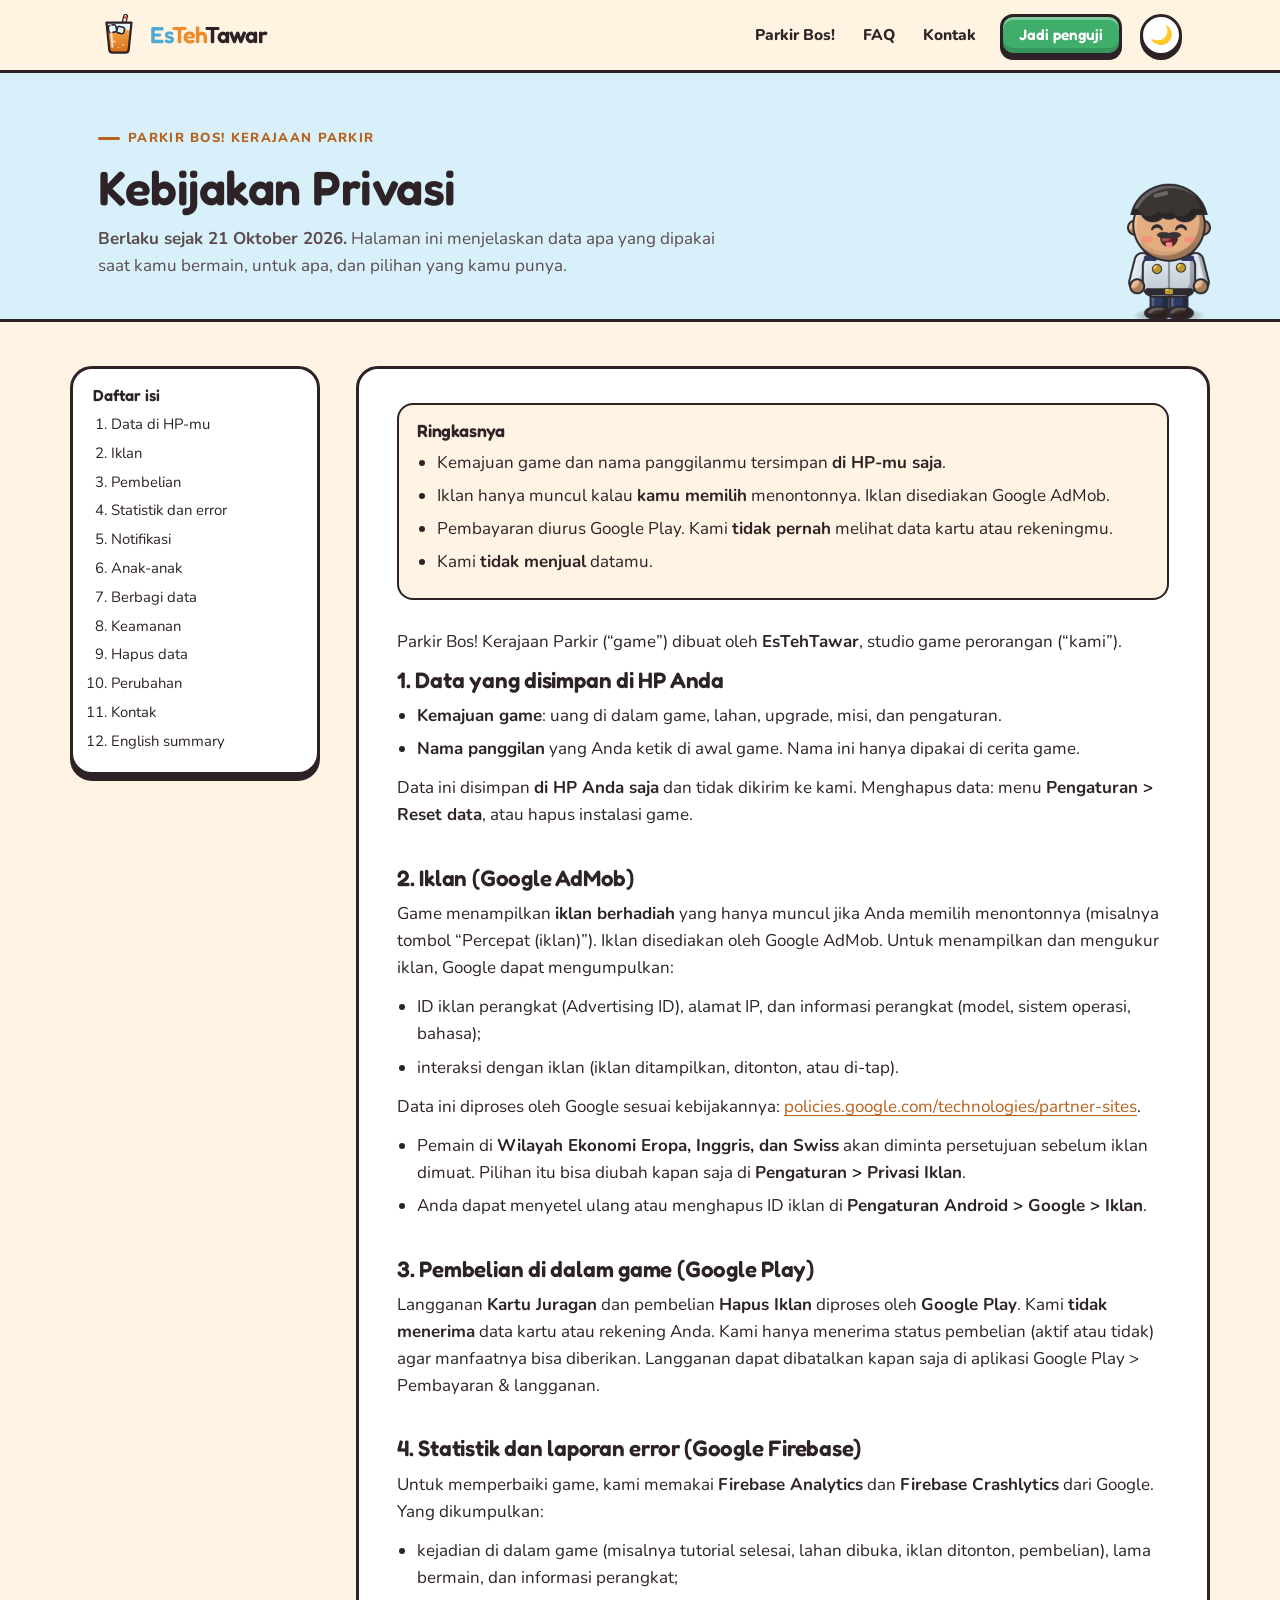
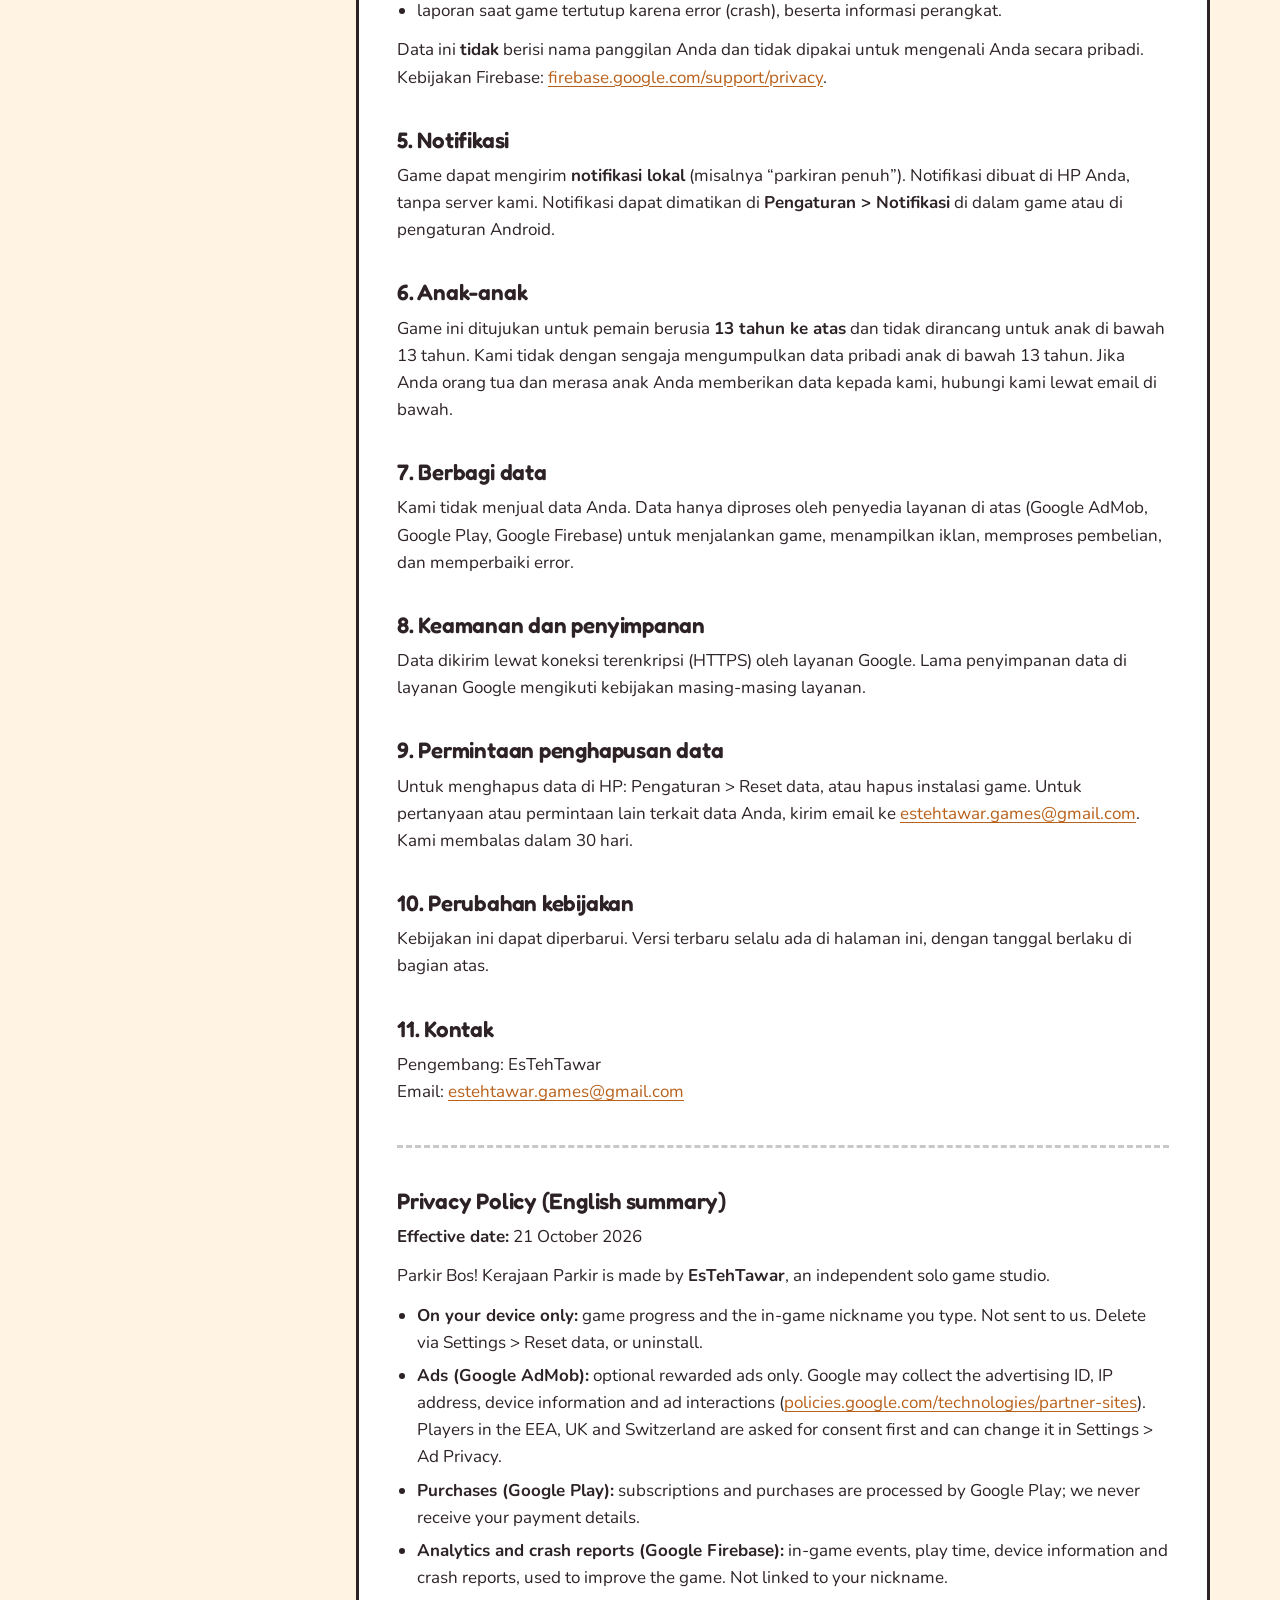
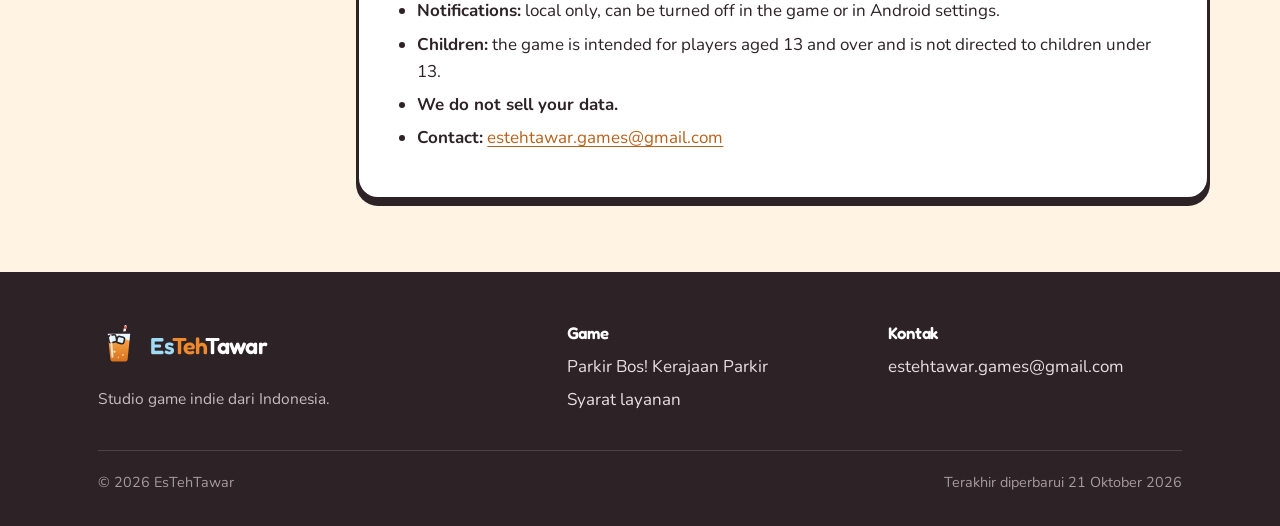
<file: parkir-bos/privasi/index.html>
<!doctype html>
<html lang="id">
<head>
  <meta charset="utf-8">
  <meta name="viewport" content="width=device-width, initial-scale=1">
  <meta name="color-scheme" content="light dark">
  <title>Kebijakan Privasi Parkir Bos</title>
  <meta name="description" content="Kebijakan privasi game Parkir Bos! Kerajaan Parkir dari EsTehTawar.">
  <meta name="theme-color" media="(prefers-color-scheme: light)" content="#d7f0fa">
  <meta name="theme-color" media="(prefers-color-scheme: dark)" content="#1c1629">
  <link rel="icon" href="../../img/logo.svg" type="image/svg+xml">
  <link rel="preconnect" href="https://fonts.googleapis.com">
  <link rel="preconnect" href="https://fonts.gstatic.com" crossorigin>
  <link href="https://fonts.googleapis.com/css2?family=Fredoka:wght@500;600;700&family=Nunito:wght@400;700;800&display=swap" rel="stylesheet">
  <link rel="stylesheet" href="../../style.css?v=202610211449">
  <script>document.documentElement.classList.add("js");try{var t=localStorage.getItem("theme");if(t==="dark"||t==="light")document.documentElement.setAttribute("data-theme",t);}catch(e){}</script>
</head>
<body>
  <a class="skip" href="#isi">Lewati ke isi</a>

  <header class="site-header">
    <div class="wrap">
      <a class="logo" href="../../" aria-label="EsTehTawar, beranda">
        <img src="../../img/logo.svg" width="42" height="42" alt="">
        <span class="wordmark"><span class="es">Es</span><span class="teh">Teh</span>Tawar</span>
      </a>
      <nav class="nav" id="menu" aria-label="Menu utama">
        <div class="drawer-head"><span class="display">Menu</span><button class="menu-close" type="button" data-menu-close aria-label="Tutup menu">✕</button></div>
        <a class="drawer-only" href="../../">Beranda</a>
        <a href="../../parkir-bos/">Parkir Bos!</a>
        <a href="../../parkir-bos/#faq">FAQ</a>
        <a class="drawer-only" href="../../parkir-bos/privasi/" aria-current="page">Kebijakan privasi</a>
        <a class="drawer-only" href="../../parkir-bos/syarat/">Syarat layanan</a>
        <a href="mailto:estehtawar.games@gmail.com">Kontak</a>
        <a class="btn small green" href="../../parkir-bos/#penguji">Jadi penguji</a>
        <img class="drawer-only drawer-art sprite" src="../../img/sprites/jukir_1.png" alt="">
      </nav>
      <button class="theme-btn" type="button" data-theme-toggle aria-label="Ganti tema siang atau malam"><span class="moon" aria-hidden="true">🌙</span><span class="sun" aria-hidden="true">☀️</span></button>
      <button class="menu-btn" type="button" data-menu-toggle aria-controls="menu" aria-expanded="false" aria-label="Buka menu"><span></span><span></span><span></span></button>
    </div>
    <div class="nav-backdrop" data-menu-close></div>
  </header>

  <div class="doc-hero">
    <div class="wrap">
      <span class="eyebrow">Parkir Bos! Kerajaan Parkir</span>
      <h1>Kebijakan Privasi</h1>
      <p><strong>Berlaku sejak 21 Oktober 2026.</strong> Halaman ini menjelaskan data apa yang dipakai saat kamu bermain, untuk apa, dan pilihan yang kamu punya.</p>
    </div>
    <img class="deco sprite" src="../../img/sprites/guard_hendra.png" alt="">
  </div>

  <div class="wrap doc-layout" id="isi">
    <nav class="card toc" aria-label="Daftar isi">
      <h4>Daftar isi</h4>
      <ol>
        <li><a href="#hp">Data di HP-mu</a></li>
        <li><a href="#iklan">Iklan</a></li>
        <li><a href="#pembelian">Pembelian</a></li>
        <li><a href="#statistik">Statistik dan error</a></li>
        <li><a href="#notifikasi">Notifikasi</a></li>
        <li><a href="#anak">Anak-anak</a></li>
        <li><a href="#berbagi">Berbagi data</a></li>
        <li><a href="#keamanan">Keamanan</a></li>
        <li><a href="#hapus">Hapus data</a></li>
        <li><a href="#perubahan">Perubahan</a></li>
        <li><a href="#kontak">Kontak</a></li>
        <li><a href="#english">English summary</a></li>
      </ol>
    </nav>

    <main class="card doc">
      <div class="summary-box">
        <h3>Ringkasnya</h3>
        <ul>
          <li>Kemajuan game dan nama panggilanmu tersimpan <strong>di HP-mu saja</strong>.</li>
          <li>Iklan hanya muncul kalau <strong>kamu memilih</strong> menontonnya. Iklan disediakan Google AdMob.</li>
          <li>Pembayaran diurus Google Play. Kami <strong>tidak pernah</strong> melihat data kartu atau rekeningmu.</li>
          <li>Kami <strong>tidak menjual</strong> datamu.</li>
        </ul>
      </div>

      <p>Parkir Bos! Kerajaan Parkir (“game”) dibuat oleh <strong>EsTehTawar</strong>, studio game perorangan (“kami”).</p>

      <h2 id="hp">1. Data yang disimpan di HP Anda</h2>
      <ul>
        <li><strong>Kemajuan game</strong>: uang di dalam game, lahan, upgrade, misi, dan pengaturan.</li>
        <li><strong>Nama panggilan</strong> yang Anda ketik di awal game. Nama ini hanya dipakai di cerita game.</li>
      </ul>
      <p>Data ini disimpan <strong>di HP Anda saja</strong> dan tidak dikirim ke kami. Menghapus data: menu <strong>Pengaturan &gt; Reset data</strong>,
        atau hapus instalasi game.</p>

      <h2 id="iklan">2. Iklan (Google AdMob)</h2>
      <p>Game menampilkan <strong>iklan berhadiah</strong> yang hanya muncul jika Anda memilih menontonnya (misalnya tombol “Percepat (iklan)”).
        Iklan disediakan oleh Google AdMob. Untuk menampilkan dan mengukur iklan, Google dapat mengumpulkan:</p>
      <ul>
        <li>ID iklan perangkat (Advertising ID), alamat IP, dan informasi perangkat (model, sistem operasi, bahasa);</li>
        <li>interaksi dengan iklan (iklan ditampilkan, ditonton, atau di-tap).</li>
      </ul>
      <p>Data ini diproses oleh Google sesuai kebijakannya:
        <a href="https://policies.google.com/technologies/partner-sites">policies.google.com/technologies/partner-sites</a>.</p>
      <ul>
        <li>Pemain di <strong>Wilayah Ekonomi Eropa, Inggris, dan Swiss</strong> akan diminta persetujuan sebelum iklan dimuat.
          Pilihan itu bisa diubah kapan saja di <strong>Pengaturan &gt; Privasi Iklan</strong>.</li>
        <li>Anda dapat menyetel ulang atau menghapus ID iklan di <strong>Pengaturan Android &gt; Google &gt; Iklan</strong>.</li>
      </ul>

      <h2 id="pembelian">3. Pembelian di dalam game (Google Play)</h2>
      <p>Langganan <strong>Kartu Juragan</strong> dan pembelian <strong>Hapus Iklan</strong> diproses oleh <strong>Google Play</strong>.
        Kami <strong>tidak menerima</strong> data kartu atau rekening Anda. Kami hanya menerima status pembelian (aktif atau tidak) agar manfaatnya bisa diberikan.
        Langganan dapat dibatalkan kapan saja di aplikasi Google Play &gt; Pembayaran &amp; langganan.</p>

      <h2 id="statistik">4. Statistik dan laporan error (Google Firebase)</h2>
      <p>Untuk memperbaiki game, kami memakai <strong>Firebase Analytics</strong> dan <strong>Firebase Crashlytics</strong> dari Google. Yang dikumpulkan:</p>
      <ul>
        <li>kejadian di dalam game (misalnya tutorial selesai, lahan dibuka, iklan ditonton, pembelian), lama bermain, dan informasi perangkat;</li>
        <li>laporan saat game tertutup karena error (crash), beserta informasi perangkat.</li>
      </ul>
      <p>Data ini <strong>tidak</strong> berisi nama panggilan Anda dan tidak dipakai untuk mengenali Anda secara pribadi.
        Kebijakan Firebase: <a href="https://firebase.google.com/support/privacy">firebase.google.com/support/privacy</a>.</p>

      <h2 id="notifikasi">5. Notifikasi</h2>
      <p>Game dapat mengirim <strong>notifikasi lokal</strong> (misalnya “parkiran penuh”). Notifikasi dibuat di HP Anda, tanpa server kami.
        Notifikasi dapat dimatikan di <strong>Pengaturan &gt; Notifikasi</strong> di dalam game atau di pengaturan Android.</p>

      <h2 id="anak">6. Anak-anak</h2>
      <p>Game ini ditujukan untuk pemain berusia <strong>13 tahun ke atas</strong> dan tidak dirancang untuk anak di bawah 13 tahun.
        Kami tidak dengan sengaja mengumpulkan data pribadi anak di bawah 13 tahun. Jika Anda orang tua dan merasa anak Anda memberikan data kepada kami,
        hubungi kami lewat email di bawah.</p>

      <h2 id="berbagi">7. Berbagi data</h2>
      <p>Kami tidak menjual data Anda. Data hanya diproses oleh penyedia layanan di atas (Google AdMob, Google Play, Google Firebase)
        untuk menjalankan game, menampilkan iklan, memproses pembelian, dan memperbaiki error.</p>

      <h2 id="keamanan">8. Keamanan dan penyimpanan</h2>
      <p>Data dikirim lewat koneksi terenkripsi (HTTPS) oleh layanan Google. Lama penyimpanan data di layanan Google mengikuti kebijakan masing-masing layanan.</p>

      <h2 id="hapus">9. Permintaan penghapusan data</h2>
      <p>Untuk menghapus data di HP: Pengaturan &gt; Reset data, atau hapus instalasi game.
        Untuk pertanyaan atau permintaan lain terkait data Anda, kirim email ke
        <a href="mailto:estehtawar.games@gmail.com">estehtawar.games@gmail.com</a>. Kami membalas dalam 30 hari.</p>

      <h2 id="perubahan">10. Perubahan kebijakan</h2>
      <p>Kebijakan ini dapat diperbarui. Versi terbaru selalu ada di halaman ini, dengan tanggal berlaku di bagian atas.</p>

      <h2 id="kontak">11. Kontak</h2>
      <p>Pengembang: EsTehTawar<br>
        Email: <a href="mailto:estehtawar.games@gmail.com">estehtawar.games@gmail.com</a></p>

      <hr>

      <h2 id="english" lang="en">Privacy Policy (English summary)</h2>
      <div lang="en">
        <p><strong>Effective date:</strong> 21 October 2026</p>
        <p>Parkir Bos! Kerajaan Parkir is made by <strong>EsTehTawar</strong>, an independent solo game studio.</p>
        <ul>
          <li><strong>On your device only:</strong> game progress and the in-game nickname you type. Not sent to us.
            Delete via Settings &gt; Reset data, or uninstall.</li>
          <li><strong>Ads (Google AdMob):</strong> optional rewarded ads only. Google may collect the advertising ID, IP address, device information and
            ad interactions (<a href="https://policies.google.com/technologies/partner-sites">policies.google.com/technologies/partner-sites</a>).
            Players in the EEA, UK and Switzerland are asked for consent first and can change it in Settings &gt; Ad Privacy.</li>
          <li><strong>Purchases (Google Play):</strong> subscriptions and purchases are processed by Google Play; we never receive your payment details.</li>
          <li><strong>Analytics and crash reports (Google Firebase):</strong> in-game events, play time, device information and crash reports, used to improve
            the game. Not linked to your nickname.</li>
          <li><strong>Notifications:</strong> local only, can be turned off in the game or in Android settings.</li>
          <li><strong>Children:</strong> the game is intended for players aged 13 and over and is not directed to children under 13.</li>
          <li><strong>We do not sell your data.</strong></li>
          <li><strong>Contact:</strong> <a href="mailto:estehtawar.games@gmail.com">estehtawar.games@gmail.com</a></li>
        </ul>
      </div>
    </main>
  </div>

  <footer class="site-footer">
    <div class="wrap">
      <div class="brand-col">
        <a class="logo" href="../../"><img src="../../img/logo.svg" width="42" height="42" alt=""><span class="wordmark"><span class="es">Es</span><span class="teh">Teh</span>Tawar</span></a>
        <p>Studio game indie dari Indonesia.</p>
      </div>
      <div>
        <h4>Game</h4>
        <ul><li><a href="../">Parkir Bos! Kerajaan Parkir</a></li><li><a href="../syarat/">Syarat layanan</a></li></ul>
      </div>
      <div>
        <h4>Kontak</h4>
        <ul><li><a href="mailto:estehtawar.games@gmail.com">estehtawar.games@gmail.com</a></li></ul>
      </div>
      <div class="bottom"><span>© 2026 EsTehTawar</span><span>Terakhir diperbarui 21 Oktober 2026</span></div>
    </div>
  </footer>
  <script src="../../main.js?v=202610211449" defer></script>
</body>
</html>
</file>
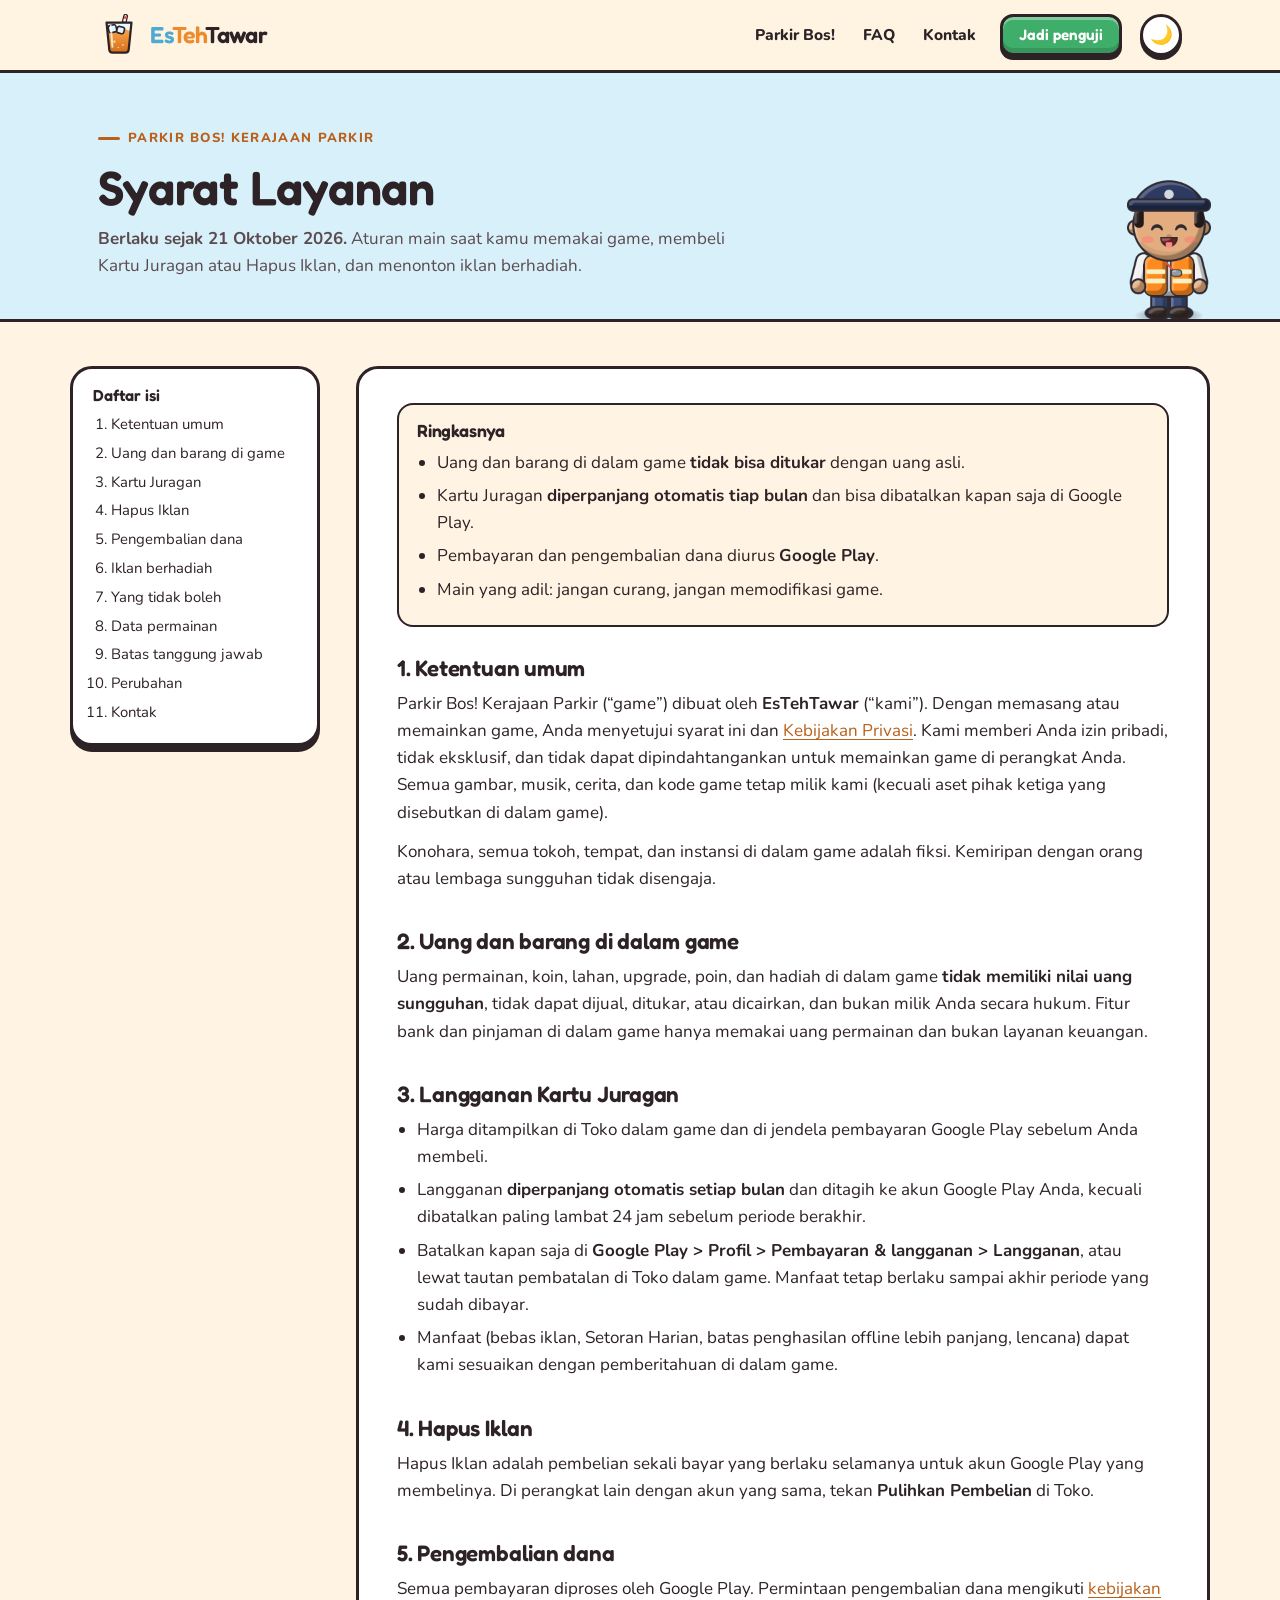
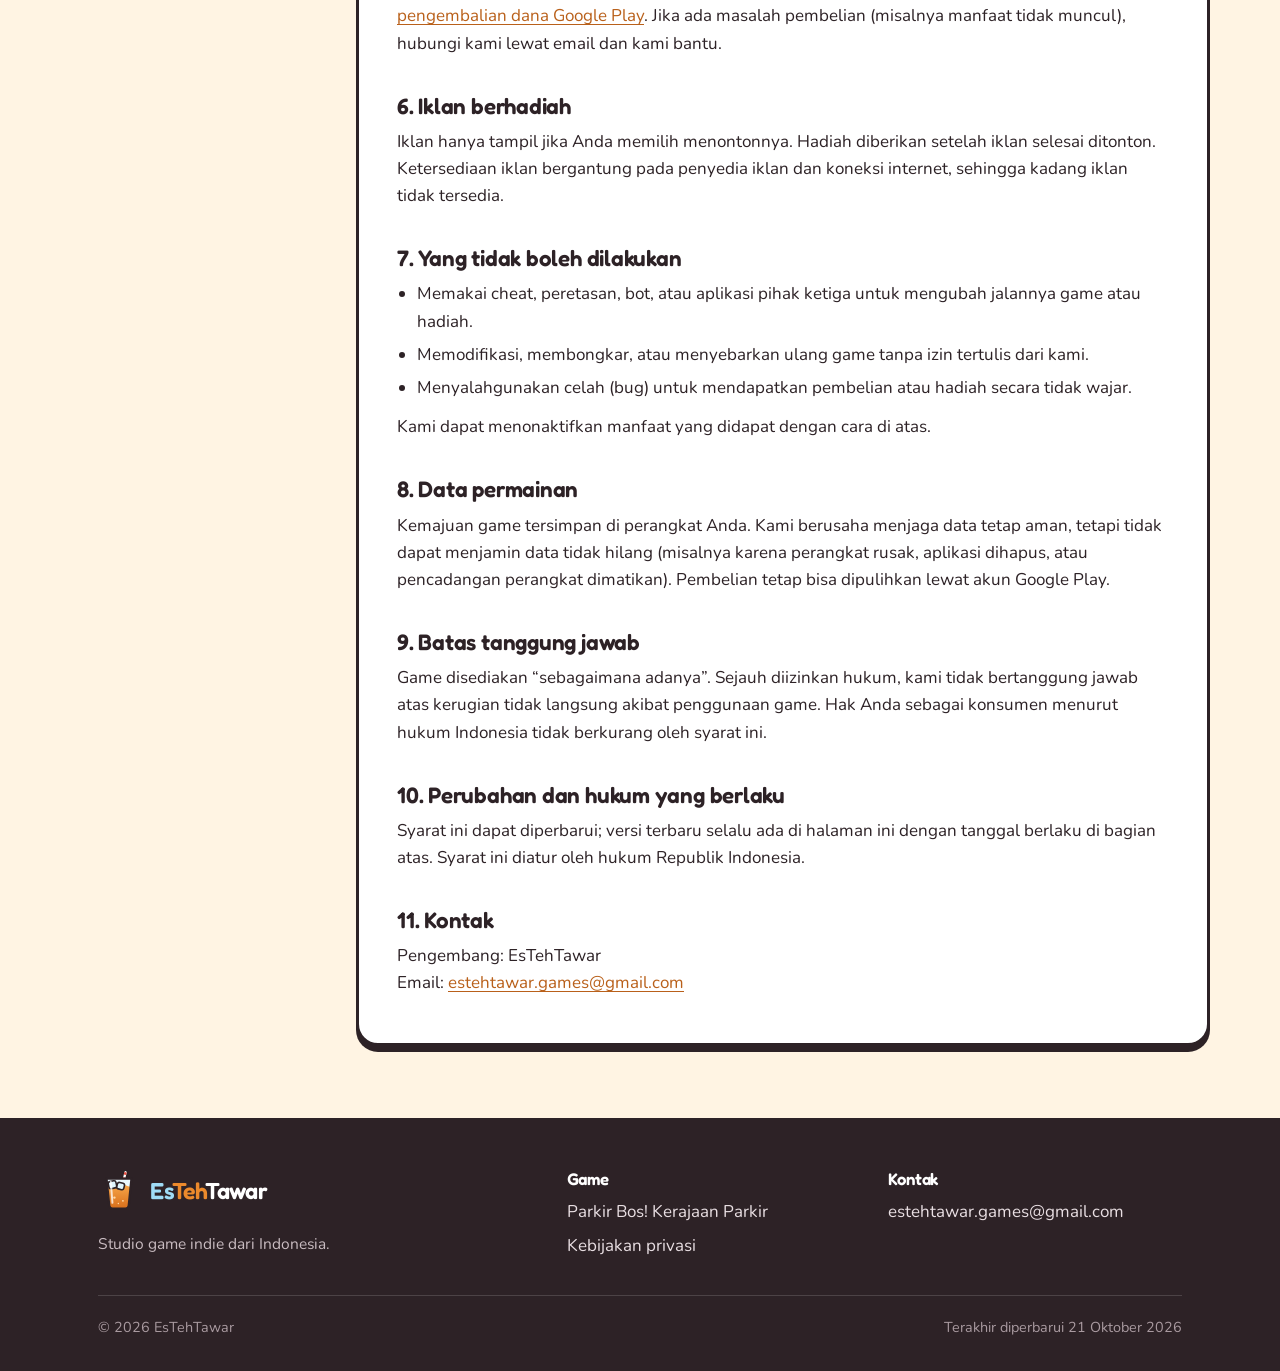
<file: parkir-bos/syarat/index.html>
<!doctype html>
<html lang="id">
<head>
  <meta charset="utf-8">
  <meta name="viewport" content="width=device-width, initial-scale=1">
  <meta name="color-scheme" content="light dark">
  <title>Syarat Layanan Parkir Bos</title>
  <meta name="description" content="Syarat layanan game Parkir Bos! Kerajaan Parkir dari EsTehTawar.">
  <meta name="theme-color" media="(prefers-color-scheme: light)" content="#d7f0fa">
  <meta name="theme-color" media="(prefers-color-scheme: dark)" content="#1c1629">
  <link rel="icon" href="../../img/logo.svg" type="image/svg+xml">
  <link rel="preconnect" href="https://fonts.googleapis.com">
  <link rel="preconnect" href="https://fonts.gstatic.com" crossorigin>
  <link href="https://fonts.googleapis.com/css2?family=Fredoka:wght@500;600;700&family=Nunito:wght@400;700;800&display=swap" rel="stylesheet">
  <link rel="stylesheet" href="../../style.css?v=202610211449">
  <script>document.documentElement.classList.add("js");try{var t=localStorage.getItem("theme");if(t==="dark"||t==="light")document.documentElement.setAttribute("data-theme",t);}catch(e){}</script>
</head>
<body>
  <a class="skip" href="#isi">Lewati ke isi</a>

  <header class="site-header">
    <div class="wrap">
      <a class="logo" href="../../" aria-label="EsTehTawar, beranda">
        <img src="../../img/logo.svg" width="42" height="42" alt="">
        <span class="wordmark"><span class="es">Es</span><span class="teh">Teh</span>Tawar</span>
      </a>
      <nav class="nav" id="menu" aria-label="Menu utama">
        <div class="drawer-head"><span class="display">Menu</span><button class="menu-close" type="button" data-menu-close aria-label="Tutup menu">✕</button></div>
        <a class="drawer-only" href="../../">Beranda</a>
        <a href="../../parkir-bos/">Parkir Bos!</a>
        <a href="../../parkir-bos/#faq">FAQ</a>
        <a class="drawer-only" href="../../parkir-bos/privasi/">Kebijakan privasi</a>
        <a class="drawer-only" href="../../parkir-bos/syarat/" aria-current="page">Syarat layanan</a>
        <a href="mailto:estehtawar.games@gmail.com">Kontak</a>
        <a class="btn small green" href="../../parkir-bos/#penguji">Jadi penguji</a>
        <img class="drawer-only drawer-art sprite" src="../../img/sprites/jukir_1.png" alt="">
      </nav>
      <button class="theme-btn" type="button" data-theme-toggle aria-label="Ganti tema siang atau malam"><span class="moon" aria-hidden="true">🌙</span><span class="sun" aria-hidden="true">☀️</span></button>
      <button class="menu-btn" type="button" data-menu-toggle aria-controls="menu" aria-expanded="false" aria-label="Buka menu"><span></span><span></span><span></span></button>
    </div>
    <div class="nav-backdrop" data-menu-close></div>
  </header>

  <div class="doc-hero">
    <div class="wrap">
      <span class="eyebrow">Parkir Bos! Kerajaan Parkir</span>
      <h1>Syarat Layanan</h1>
      <p><strong>Berlaku sejak 21 Oktober 2026.</strong> Aturan main saat kamu memakai game, membeli Kartu Juragan atau Hapus Iklan, dan menonton iklan berhadiah.</p>
    </div>
    <img class="deco sprite" src="../../img/sprites/jukir_1.png" alt="">
  </div>

  <div class="wrap doc-layout" id="isi">
    <nav class="card toc" aria-label="Daftar isi">
      <h4>Daftar isi</h4>
      <ol>
        <li><a href="#umum">Ketentuan umum</a></li>
        <li><a href="#uang">Uang dan barang di game</a></li>
        <li><a href="#langganan">Kartu Juragan</a></li>
        <li><a href="#hapus-iklan">Hapus Iklan</a></li>
        <li><a href="#refund">Pengembalian dana</a></li>
        <li><a href="#iklan">Iklan berhadiah</a></li>
        <li><a href="#larangan">Yang tidak boleh</a></li>
        <li><a href="#save">Data permainan</a></li>
        <li><a href="#tanggung-jawab">Batas tanggung jawab</a></li>
        <li><a href="#perubahan">Perubahan</a></li>
        <li><a href="#kontak">Kontak</a></li>
      </ol>
    </nav>

    <main class="card doc">
      <div class="summary-box">
        <h3>Ringkasnya</h3>
        <ul>
          <li>Uang dan barang di dalam game <strong>tidak bisa ditukar</strong> dengan uang asli.</li>
          <li>Kartu Juragan <strong>diperpanjang otomatis tiap bulan</strong> dan bisa dibatalkan kapan saja di Google Play.</li>
          <li>Pembayaran dan pengembalian dana diurus <strong>Google Play</strong>.</li>
          <li>Main yang adil: jangan curang, jangan memodifikasi game.</li>
        </ul>
      </div>

      <h2 id="umum">1. Ketentuan umum</h2>
      <p>Parkir Bos! Kerajaan Parkir (“game”) dibuat oleh <strong>EsTehTawar</strong> (“kami”). Dengan memasang atau memainkan game, Anda
        menyetujui syarat ini dan <a href="../privasi/">Kebijakan Privasi</a>. Kami memberi Anda izin pribadi, tidak eksklusif, dan tidak
        dapat dipindahtangankan untuk memainkan game di perangkat Anda. Semua gambar, musik, cerita, dan kode game tetap milik kami
        (kecuali aset pihak ketiga yang disebutkan di dalam game).</p>
      <p>Konohara, semua tokoh, tempat, dan instansi di dalam game adalah fiksi. Kemiripan dengan orang atau lembaga sungguhan tidak disengaja.</p>

      <h2 id="uang">2. Uang dan barang di dalam game</h2>
      <p>Uang permainan, koin, lahan, upgrade, poin, dan hadiah di dalam game <strong>tidak memiliki nilai uang sungguhan</strong>, tidak dapat
        dijual, ditukar, atau dicairkan, dan bukan milik Anda secara hukum. Fitur bank dan pinjaman di dalam game hanya memakai uang permainan
        dan bukan layanan keuangan.</p>

      <h2 id="langganan">3. Langganan Kartu Juragan</h2>
      <ul>
        <li>Harga ditampilkan di Toko dalam game dan di jendela pembayaran Google Play sebelum Anda membeli.</li>
        <li>Langganan <strong>diperpanjang otomatis setiap bulan</strong> dan ditagih ke akun Google Play Anda, kecuali dibatalkan paling lambat
          24 jam sebelum periode berakhir.</li>
        <li>Batalkan kapan saja di <strong>Google Play &gt; Profil &gt; Pembayaran &amp; langganan &gt; Langganan</strong>, atau lewat tautan
          pembatalan di Toko dalam game. Manfaat tetap berlaku sampai akhir periode yang sudah dibayar.</li>
        <li>Manfaat (bebas iklan, Setoran Harian, batas penghasilan offline lebih panjang, lencana) dapat kami sesuaikan dengan pemberitahuan
          di dalam game.</li>
      </ul>

      <h2 id="hapus-iklan">4. Hapus Iklan</h2>
      <p>Hapus Iklan adalah pembelian sekali bayar yang berlaku selamanya untuk akun Google Play yang membelinya. Di perangkat lain dengan akun
        yang sama, tekan <strong>Pulihkan Pembelian</strong> di Toko.</p>

      <h2 id="refund">5. Pengembalian dana</h2>
      <p>Semua pembayaran diproses oleh Google Play. Permintaan pengembalian dana mengikuti
        <a href="https://support.google.com/googleplay/answer/2479637">kebijakan pengembalian dana Google Play</a>. Jika ada masalah
        pembelian (misalnya manfaat tidak muncul), hubungi kami lewat email dan kami bantu.</p>

      <h2 id="iklan">6. Iklan berhadiah</h2>
      <p>Iklan hanya tampil jika Anda memilih menontonnya. Hadiah diberikan setelah iklan selesai ditonton. Ketersediaan iklan bergantung pada
        penyedia iklan dan koneksi internet, sehingga kadang iklan tidak tersedia.</p>

      <h2 id="larangan">7. Yang tidak boleh dilakukan</h2>
      <ul>
        <li>Memakai cheat, peretasan, bot, atau aplikasi pihak ketiga untuk mengubah jalannya game atau hadiah.</li>
        <li>Memodifikasi, membongkar, atau menyebarkan ulang game tanpa izin tertulis dari kami.</li>
        <li>Menyalahgunakan celah (bug) untuk mendapatkan pembelian atau hadiah secara tidak wajar.</li>
      </ul>
      <p>Kami dapat menonaktifkan manfaat yang didapat dengan cara di atas.</p>

      <h2 id="save">8. Data permainan</h2>
      <p>Kemajuan game tersimpan di perangkat Anda. Kami berusaha menjaga data tetap aman, tetapi tidak dapat menjamin data tidak hilang
        (misalnya karena perangkat rusak, aplikasi dihapus, atau pencadangan perangkat dimatikan). Pembelian tetap bisa dipulihkan lewat
        akun Google Play.</p>

      <h2 id="tanggung-jawab">9. Batas tanggung jawab</h2>
      <p>Game disediakan “sebagaimana adanya”. Sejauh diizinkan hukum, kami tidak bertanggung jawab atas kerugian tidak langsung akibat
        penggunaan game. Hak Anda sebagai konsumen menurut hukum Indonesia tidak berkurang oleh syarat ini.</p>

      <h2 id="perubahan">10. Perubahan dan hukum yang berlaku</h2>
      <p>Syarat ini dapat diperbarui; versi terbaru selalu ada di halaman ini dengan tanggal berlaku di bagian atas. Syarat ini diatur oleh
        hukum Republik Indonesia.</p>

      <h2 id="kontak">11. Kontak</h2>
      <p>Pengembang: EsTehTawar<br>
        Email: <a href="mailto:estehtawar.games@gmail.com">estehtawar.games@gmail.com</a></p>
    </main>
  </div>

  <footer class="site-footer">
    <div class="wrap">
      <div class="brand-col">
        <a class="logo" href="../../"><img src="../../img/logo.svg" width="42" height="42" alt=""><span class="wordmark"><span class="es">Es</span><span class="teh">Teh</span>Tawar</span></a>
        <p>Studio game indie dari Indonesia.</p>
      </div>
      <div>
        <h4>Game</h4>
        <ul><li><a href="../">Parkir Bos! Kerajaan Parkir</a></li><li><a href="../privasi/">Kebijakan privasi</a></li></ul>
      </div>
      <div>
        <h4>Kontak</h4>
        <ul><li><a href="mailto:estehtawar.games@gmail.com">estehtawar.games@gmail.com</a></li></ul>
      </div>
      <div class="bottom"><span>© 2026 EsTehTawar</span><span>Terakhir diperbarui 21 Oktober 2026</span></div>
    </div>
  </footer>
  <script src="../../main.js?v=202610211449" defer></script>
</body>
</html>
</file>
<file: style.css>
/* =========================================================================
   EsTehTawar: gaya bersama semua halaman.
   Bahasa visual mengikuti game Parkir Bos!: garis tepi gelap tebal, warna rata,
   kilap, dan tombol "timbul". Warna es teh: amber teh, biru es, hijau daun.
   ========================================================================= */
:root {
  --ink: #2d2226;
  --ink-soft: #5b4b4f;
  --paper: #fffdf8;
  --cream: #fff4e3;
  --cream-2: #ffe9c9;
  --tea: #ec8a2c;
  --tea-dark: #b9601a;
  --tea-light: #ffc57e;
  --ice: #d7f0fa;
  --ice-dark: #4fa9d1;
  --sky: #9fdcf6;
  --leaf: #3fae6a;
  --leaf-dark: #2a7d4b;
  --chili: #e4483b;
  --sun: #ffd34d;
  --night: #2b2340;
  --text: var(--ink);
  --surface: #fff;
  --line: var(--ink);
  --header-bg: rgba(255, 244, 227, 0.9);
  --score-bg: rgba(255, 255, 255, 0.95);
  --mark: var(--sun);
  --chip-tea: var(--cream-2);
  --chip-ice: var(--ice);
  --chip-leaf: #d6f3e1;
  --radius: 22px;
  --border: 3px solid var(--line);
  --pop: 0 6px 0 var(--line);
  --pop-sm: 0 4px 0 var(--line);
  color-scheme: light;
}

* { box-sizing: border-box; }
html { -webkit-text-size-adjust: 100%; scroll-behavior: smooth; }
body {
  margin: 0;
  background: var(--cream);
  color: var(--text);
  font-family: "Nunito", system-ui, -apple-system, "Segoe UI", Roboto, sans-serif;
  font-size: 17px;
  line-height: 1.6;
  overflow-x: hidden;
}
h1, h2, h3, h4, .display {
  font-family: "Fredoka", "Nunito", system-ui, sans-serif;
  font-weight: 600;
  line-height: 1.12;
  margin: 0;
  letter-spacing: -0.01em;
}
p { margin: 0; }
a { color: var(--tea-dark); text-underline-offset: 3px; }
img { max-width: 100%; height: auto; display: block; }
.sprite { user-select: none; -webkit-user-drag: none; }

.wrap { width: 100%; max-width: 1140px; margin: 0 auto; padding-left: 16px; padding-right: 16px; }
@media (min-width: 720px) { .wrap { padding-left: 28px; padding-right: 28px; } }

.skip { position: absolute; left: -999px; top: 8px; background: var(--ink); color: #fff; padding: 8px 14px; border-radius: 10px; z-index: 50; }
.skip:focus { left: 8px; }

/* ---------- Tombol ---------- */
.btn {
  --bg: var(--tea); --bg-hover: #f59a40; --fg: #fff;
  display: inline-flex; align-items: center; gap: 10px;
  padding: 13px 22px; border-radius: 16px; border: var(--border);
  background: var(--bg); color: var(--fg);
  font-family: "Fredoka", sans-serif; font-weight: 600; font-size: 1.05rem; text-decoration: none; line-height: 1.2;
  box-shadow: var(--pop-sm), inset 0 -5px 0 rgba(0, 0, 0, 0.14), inset 0 3px 0 rgba(255, 255, 255, 0.35);
  transition: transform 0.12s ease, box-shadow 0.12s ease, background 0.12s;
  cursor: pointer;
}
.btn:hover { background: var(--bg-hover); color: var(--fg); transform: translateY(-2px); box-shadow: 0 6px 0 var(--line), inset 0 -5px 0 rgba(0,0,0,.14), inset 0 3px 0 rgba(255,255,255,.35); }
.btn:active { transform: translateY(3px); box-shadow: 0 1px 0 var(--line), inset 0 -3px 0 rgba(0,0,0,.14); }
.btn:focus-visible, a:focus-visible, button:focus-visible, summary:focus-visible { outline: 3px solid var(--ice-dark); outline-offset: 3px; }
.btn.green { --bg: var(--leaf); --bg-hover: #4cc27b; }
.btn.white { --bg: var(--surface); --bg-hover: var(--paper); --fg: var(--text); }
.btn.small { padding: 9px 16px; font-size: 0.95rem; border-radius: 13px; }
.btn svg { width: 22px; height: 22px; flex: none; }

/* Lencana "Segera hadir di Google Play" */
.play-badge {
  display: inline-flex; align-items: center; gap: 12px;
  padding: 9px 18px 9px 14px; border-radius: 14px; border: var(--border);
  background: var(--ink); color: #fff; text-decoration: none; box-shadow: var(--pop-sm); text-align: left;
}
.play-badge svg { width: 28px; height: 28px; flex: none; }
.play-badge small { display: block; font-size: 0.72rem; letter-spacing: 0.06em; text-transform: uppercase; opacity: 0.8; line-height: 1.1; }
.play-badge strong { display: block; font-family: "Fredoka", sans-serif; font-weight: 600; font-size: 1.15rem; line-height: 1.15; }

.chip {
  display: inline-flex; align-items: center; gap: 6px;
  padding: 5px 12px; border-radius: 999px; border: 2px solid var(--line);
  background: var(--surface); font-weight: 800; font-size: 0.85rem; white-space: nowrap; color: var(--text);
}
.chip.tea { background: var(--chip-tea); }
.chip.ice { background: var(--chip-ice); }
.chip.leaf { background: var(--chip-leaf); }

.eyebrow {
  display: inline-flex; align-items: center; gap: 8px;
  font-weight: 800; font-size: 0.82rem; letter-spacing: 0.1em; text-transform: uppercase; color: var(--tea-dark);
}
.eyebrow::before { content: ""; width: 22px; height: 3px; border-radius: 3px; background: currentColor; }

/* ---------- Kepala halaman ---------- */
.site-header {
  position: sticky; top: 0; z-index: 20;
  background: var(--header-bg);
  backdrop-filter: saturate(1.4) blur(10px); -webkit-backdrop-filter: saturate(1.4) blur(10px);
  border-bottom: 3px solid var(--line);
}
.site-header .wrap { display: flex; align-items: center; gap: 12px; min-height: 70px; }
.logo { display: inline-flex; align-items: center; gap: 10px; text-decoration: none; color: var(--text); flex: none; }
.logo img { width: 42px; height: 42px; transition: transform 0.25s cubic-bezier(.3,1.6,.6,1); }
.logo:hover svg { transform: rotate(-10deg) scale(1.06); }
.wordmark { font-family: "Fredoka", sans-serif; font-weight: 600; font-size: 1.45rem; letter-spacing: -0.01em; }
.wordmark .es { color: var(--ice-dark); }
.wordmark .teh { color: var(--tea); }
.nav { display: flex; align-items: center; gap: 4px; margin-left: auto; }
.nav a { white-space: nowrap; }
.nav a:not(.btn) {
  padding: 8px 12px; border-radius: 10px; color: var(--text); text-decoration: none; font-weight: 800; font-size: 0.97rem;
}
.nav a:not(.btn):hover, .nav a[aria-current="page"] { background: var(--surface); box-shadow: inset 0 0 0 2px var(--line); }
.nav .btn { margin-left: 8px; }
/* Tombol menu ☰ dan isi khusus panel samping: hanya di HP */
.menu-btn, .drawer-only, .drawer-head { display: none; }
.menu-btn {
  width: 42px; height: 42px; flex: none; margin-left: 8px; padding: 0; cursor: pointer;
  border: var(--border); border-radius: 12px; background: var(--surface); box-shadow: var(--pop-sm);
  flex-direction: column; align-items: center; justify-content: center; gap: 4px;
}
.menu-btn span { display: block; width: 18px; height: 3px; border-radius: 3px; background: var(--text); transition: transform 0.25s, opacity 0.2s; }
.menu-btn:active { transform: translateY(3px); box-shadow: 0 1px 0 var(--line); }
.nav-open .menu-btn span:nth-child(1) { transform: translateY(7px) rotate(45deg); }
.nav-open .menu-btn span:nth-child(2) { opacity: 0; }
.nav-open .menu-btn span:nth-child(3) { transform: translateY(-7px) rotate(-45deg); }
.nav-backdrop { display: none; }

@media (max-width: 760px) {
  /* Efek blur header membuat panel fixed terkurung di dalam header, jadi dimatikan di HP. */
  .site-header { backdrop-filter: none; -webkit-backdrop-filter: none; background: var(--cream); }
  .wordmark { font-size: 1.22rem; }
  .logo img { width: 36px; height: 36px; }
  .logo { gap: 7px; }
  .site-header .theme-btn { margin-left: auto; }
  .menu-btn { display: flex; }
  .nav:focus { outline: none; }

  /* Panel samping dari kanan */
  .nav {
    position: fixed; top: 0; right: 0; bottom: 0; z-index: 40; width: min(320px, 86vw);
    flex-direction: column; align-items: stretch; gap: 6px; margin: 0; padding: 16px 18px 24px;
    background: var(--surface); border-left: var(--border); box-shadow: -6px 0 0 var(--line);
    overflow-y: auto; overscroll-behavior: contain;
    transform: translateX(110%); visibility: hidden;
    transition: transform 0.3s cubic-bezier(.2,.8,.2,1), visibility 0s linear 0.3s;
  }
  .nav-open .nav { transform: none; visibility: visible; transition: transform 0.3s cubic-bezier(.2,.8,.2,1), visibility 0s; }
  .nav .drawer-only { display: flex; }
  .drawer-head { display: flex; align-items: center; justify-content: space-between; padding: 2px 2px 10px; margin-bottom: 4px; border-bottom: 2px dashed var(--line); }
  .drawer-head .display { font-size: 1.4rem; }
  .menu-close {
    width: 40px; height: 40px; border: var(--border); border-radius: 12px; background: var(--sun); color: var(--ink);
    font-size: 1.1rem; font-weight: 900; cursor: pointer; box-shadow: 0 3px 0 var(--line);
  }
  .nav a:not(.btn) { display: flex; align-items: center; padding: 13px 14px; font-size: 1.12rem; border-radius: 14px; }
  .nav a:not(.btn)::after { content: "›"; margin-left: auto; font-size: 1.4rem; opacity: 0.45; }
  .nav .btn { margin: 12px 0 0; justify-content: center; padding: 14px; font-size: 1.08rem; }
  .drawer-art { width: 96px; margin: auto auto 0; padding-top: 18px; animation: bob 1.8s ease-in-out infinite; transform-origin: 50% 100%; }

  .nav-backdrop {
    display: block; position: fixed; inset: 0; z-index: 35; background: rgba(18, 12, 26, 0.55);
    opacity: 0; pointer-events: none; transition: opacity 0.3s;
  }
  .nav-open .nav-backdrop { opacity: 1; pointer-events: auto; }
  .nav-open body { overflow: hidden; }
}
@media (max-width: 360px) { .wordmark { font-size: 1.08rem; } .theme-btn, .menu-btn { width: 38px; height: 38px; } }

/* ---------- Bagian umum ---------- */
.section { padding: 76px 0; position: relative; }
.section.tight { padding: 52px 0; }
.section-head { max-width: 680px; margin-bottom: 38px; }
.section-head.center { margin-left: auto; margin-right: auto; text-align: center; }
.section-head h2 { font-size: clamp(1.9rem, 4.4vw, 2.8rem); margin: 10px 0 12px; }
.section-head p { color: var(--ink-soft); font-size: 1.08rem; }
.bg-paper { background: var(--paper); border-top: 3px solid var(--line); border-bottom: 3px solid var(--line); }
.bg-ice { background: var(--ice); border-top: 3px solid var(--line); border-bottom: 3px solid var(--line); }
.bg-night { background: var(--night); color: #fff; border-top: 3px solid var(--line); border-bottom: 3px solid var(--line); }
.bg-night .section-head p { color: #d8d0ea; }
.bg-night .eyebrow { color: var(--sun); }

/* Coretan stabilo di bawah kata penting */
.mark { position: relative; white-space: nowrap; z-index: 0; }
.mark::after {
  content: ""; position: absolute; left: -4px; right: -4px; bottom: 0.06em; height: 0.36em; z-index: -1;
  background: var(--mark); border-radius: 6px; transform: rotate(-1.5deg);
}
.mark.ice::after { background: var(--sky); }

.card { background: var(--surface); border: var(--border); border-radius: var(--radius); box-shadow: var(--pop); }

/* ---------- Hero beranda ---------- */
.hero { padding: 56px 0 76px; overflow: hidden; }
.hero-grid { display: grid; grid-template-columns: 1.02fr 1fr; gap: 48px; align-items: center; }
.hero h1 { font-size: clamp(2.5rem, 6.4vw, 4.4rem); margin: 16px 0 18px; }
.hero .lead { font-size: 1.18rem; color: var(--ink-soft); max-width: 540px; }
.hero .actions { display: flex; flex-wrap: wrap; gap: 14px; margin-top: 28px; }
.hero .meta { display: flex; flex-wrap: wrap; gap: 8px; margin-top: 26px; }
@media (max-width: 900px) {
  .hero-grid { grid-template-columns: 1fr; gap: 40px; }
  .hero { padding-top: 36px; }
}

/* Diorama: latar lahan + tokoh + jalan */
.diorama {
  position: relative; aspect-ratio: 1 / 1; width: 100%; max-width: 560px; margin: 0 auto;
  border: var(--border); border-radius: 30px; box-shadow: 0 10px 0 var(--line);
  background: linear-gradient(#8fd1f2, #c9ecfb 62%);
  overflow: hidden; isolation: isolate; transform: rotate(1.2deg);
  container-type: inline-size;
}
.diorama .scene { position: absolute; left: 0; bottom: 28%; width: 100%; z-index: 1; }
.diorama .cloud { position: absolute; width: 22%; z-index: 0; animation: drift 38s linear infinite; }
.diorama .cloud.c1 { top: 5%; }
.diorama .cloud.c2 { top: 14%; width: 15%; animation-duration: 54s; animation-delay: -24s; }
.diorama .wheel-wrap { position: absolute; z-index: 2; width: 30%; right: 3%; bottom: 36%; }
.diorama .wheel-wrap .wheel { position: absolute; left: 0; top: 0; width: 100%; animation: spin 26s linear infinite; }
.diorama .lot {
  position: absolute; left: 0; right: 0; bottom: 14%; height: 16%; z-index: 3;
  background: #8b8185; border-top: 3px solid var(--line);
  background-image: repeating-linear-gradient(90deg, transparent 0 calc(14% - 4px), #f4f1ea calc(14% - 4px) 14%);
}
.diorama .road { position: absolute; left: 0; right: 0; bottom: 0; height: 14%; z-index: 3; background: #4a4448; border-top: 3px solid var(--line); }
.diorama .road::after {
  content: ""; position: absolute; left: 0; right: 0; top: 46%; height: 4px;
  background: repeating-linear-gradient(90deg, #fff 0 30px, transparent 30px 62px); opacity: 0.8;
}
.diorama .actor { position: absolute; z-index: 4; transform-origin: 50% 100%; }
.diorama .jukir { width: 15%; left: 7%; bottom: 18%; animation: bob 1.6s ease-in-out infinite; }
.diorama .ojol { width: 13%; left: 26%; bottom: 18.5%; animation: bob 1.9s ease-in-out infinite -0.4s; }
.diorama .ibu { width: 13%; left: 42%; bottom: 18%; animation: bob 2.1s ease-in-out infinite -0.9s; }
.diorama .car { position: absolute; z-index: 5; bottom: 1.6%; width: 34%; animation: drive 10s linear infinite; }
.diorama .bus { position: absolute; z-index: 5; bottom: 1.2%; width: 54%; animation: drive 15s linear infinite -7s; }
.diorama .coin-bob { position: absolute; z-index: 4; width: 7%; animation: float 2.4s ease-in-out infinite; }

/* Maling yang bisa di-tap */
.thief-btn {
  position: absolute; z-index: 6; left: 64%; bottom: 18%; width: 15%;
  padding: 0; border: 0; background: none; cursor: pointer; transform-origin: 50% 100%;
  animation: sneak 7s ease-in-out infinite;
}
.thief-btn img { width: 100%; position: relative; }
.thief-btn::before {
  content: ""; position: absolute; left: 50%; top: 55%; width: 125%; aspect-ratio: 1; transform: translate(-50%, -50%);
  border-radius: 50%; background: radial-gradient(circle, rgba(228,72,59,0.55) 0 38%, rgba(228,72,59,0) 70%);
  animation: pulse 1.1s ease-in-out infinite;
}
.thief-btn.caught { animation: run-away 0.7s ease-in forwards; pointer-events: none; }
.tap-hint {
  position: absolute; z-index: 7; left: 54%; bottom: 47%;
  padding: 6px 12px; border: 2px solid var(--line); border-radius: 12px; background: var(--surface);
  font-family: "Fredoka", sans-serif; font-weight: 600; font-size: clamp(0.78rem, 3.2cqi, 0.95rem); white-space: nowrap;
  box-shadow: 0 3px 0 var(--line); animation: hint 2.2s ease-in-out infinite; pointer-events: none;
}
.tap-hint::after {
  content: ""; position: absolute; left: 62%; bottom: -8px; width: 12px; height: 12px; background: var(--surface);
  border-right: 2px solid var(--line); border-bottom: 2px solid var(--line); transform: rotate(45deg);
}
.score {
  position: absolute; z-index: 7; left: 14px; top: 14px;
  display: flex; align-items: center; gap: 8px; padding: 5px 14px 5px 6px;
  border: 2px solid var(--line); border-radius: 999px; background: var(--score-bg);
  font-family: "Fredoka", sans-serif; font-weight: 600; box-shadow: 0 3px 0 var(--line); font-size: clamp(0.8rem, 3.4cqi, 1rem);
}
.score img { width: 26px; height: 26px; }
.pop {
  position: absolute; z-index: 8; pointer-events: none; white-space: nowrap;
  font-family: "Fredoka", sans-serif; font-weight: 700; font-size: clamp(1rem, 5cqi, 1.4rem); color: var(--sun);
  -webkit-text-stroke: 6px var(--ink); paint-order: stroke fill; animation: pop-up 1.1s ease-out forwards;
}

@keyframes spin { to { transform: rotate(360deg); } }
@keyframes bob { 0%, 100% { transform: translateY(0) scaleY(1); } 50% { transform: translateY(-4%) scaleY(1.02); } }
@keyframes float { 0%, 100% { transform: translateY(0); } 50% { transform: translateY(-14%); } }
@keyframes drift { from { left: -25%; } to { left: 110%; } }
@keyframes drive { from { left: -60%; } to { left: 110%; } }
@keyframes pulse { 0%, 100% { opacity: 0.55; transform: translate(-50%, -50%) scale(0.9); } 50% { opacity: 1; transform: translate(-50%, -50%) scale(1.08); } }
@keyframes sneak { 0%, 100% { transform: translateX(0) rotate(0); } 25% { transform: translateX(-12%) rotate(-3deg); } 50% { transform: translateX(-4%) rotate(2deg); } 75% { transform: translateX(10%) rotate(-2deg); } }
@keyframes run-away { to { transform: translateX(280%) rotate(18deg); opacity: 0; } }
@keyframes hint { 0%, 100% { transform: translateY(0); } 50% { transform: translateY(-6px); } }
@keyframes pop-up { 0% { transform: translate(-50%, 0) scale(0.6); opacity: 0; } 20% { transform: translate(-50%, -10px) scale(1.15); opacity: 1; } 100% { transform: translate(-50%, -80px) scale(1); opacity: 0; } }

/* ---------- Pita berjalan ---------- */
.ticker { background: var(--ink); color: #fff; overflow: hidden; border-top: 3px solid var(--line); border-bottom: 3px solid var(--line); }
.ticker-track { display: flex; width: max-content; animation: ticker 46s linear infinite; }
.ticker:hover .ticker-track { animation-play-state: paused; }
.ticker-item { display: flex; align-items: center; gap: 12px; padding: 12px 22px; font-family: "Fredoka", sans-serif; font-weight: 600; font-size: 1.12rem; white-space: nowrap; }
.ticker-item img { width: 38px; height: 38px; object-fit: cover; object-position: 50% 8%; background: var(--cream); border-radius: 50%; border: 2px solid #fff; }
.ticker-item::after { content: "✦"; color: var(--sun); margin-left: 22px; }
@keyframes ticker { to { transform: translateX(-50%); } }

/* ---------- Kartu game unggulan (beranda) ---------- */
.feature-game { display: grid; grid-template-columns: 1fr 1.05fr; overflow: hidden; }
.feature-game .art {
  position: relative; min-height: 480px; border-right: var(--border); overflow: hidden;
  background: var(--night) url("img/bg/pasar_malam.jpg") center 80% / cover;
}
.feature-game .art::after { content: ""; position: absolute; inset: 0; background: linear-gradient(180deg, rgba(43,35,64,0.15) 0%, rgba(43,35,64,0.7)); }
.feature-game .phones { position: absolute; inset: 0; z-index: 1; }
.phone {
  position: relative; border: 3px solid var(--line); border-radius: 26px; background: var(--ink); padding: 6px;
  box-shadow: 0 8px 0 rgba(45,34,38,0.85);
}
.phone img { border-radius: 20px; width: 100%; aspect-ratio: 1080 / 2350; object-fit: cover; background: #ddd; }
.feature-game .phones .phone { position: absolute; width: 36%; transition: transform 0.3s cubic-bezier(.3,1.4,.6,1); }
.feature-game .phones .p1 { left: 7%; top: 13%; transform: rotate(-8deg); }
.feature-game .phones .p2 { left: 32%; top: 6%; z-index: 2; transform: rotate(1.5deg); }
.feature-game .phones .p3 { left: 57%; top: 14%; transform: rotate(8deg); }
.feature-game:hover .phones .p1 { transform: rotate(-11deg) translateX(-6%); }
.feature-game:hover .phones .p3 { transform: rotate(11deg) translateX(6%); }
.feature-game:hover .phones .p2 { transform: rotate(0deg) translateY(-3%); }
.feature-game .body { padding: 40px 40px 36px; display: flex; flex-direction: column; gap: 16px; justify-content: center; align-items: flex-start; }
.feature-game h3 { font-size: clamp(1.9rem, 3.6vw, 2.6rem); }
.feature-game .body p { color: var(--ink-soft); font-size: 1.07rem; }
.stats { display: grid; grid-template-columns: repeat(3, 1fr); gap: 10px; width: 100%; }
.stat { border: 2px solid var(--line); border-radius: 16px; padding: 10px 8px; background: var(--cream); text-align: center; }
.stat b { display: block; font-family: "Fredoka", sans-serif; font-size: 1.9rem; line-height: 1; color: var(--tea-dark); }
.stat span { font-size: 0.82rem; font-weight: 800; color: var(--ink-soft); }
.feature-game .actions { display: flex; flex-wrap: wrap; gap: 12px; margin-top: 4px; }
@media (max-width: 900px) {
  .feature-game { grid-template-columns: 1fr; }
  .feature-game .art { min-height: 400px; border-right: 0; border-bottom: var(--border); }
  .feature-game .body { padding: 28px 22px 26px; }
}
@media (max-width: 480px) { .feature-game .art { min-height: 330px; } }

/* ---------- Kartu nilai / resep ---------- */
.grid-3 { display: grid; grid-template-columns: repeat(3, 1fr); gap: 22px; }
@media (max-width: 900px) { .grid-3 { grid-template-columns: 1fr; } }
.value { padding: 26px 24px 24px; position: relative; transition: transform 0.2s cubic-bezier(.3,1.5,.6,1); }
.value:hover { transform: translateY(-4px) rotate(-0.6deg); }
.value .icon {
  width: 88px; height: 88px; border: var(--border); border-radius: 24px; display: grid; place-items: end center; margin-bottom: 16px;
  box-shadow: 0 4px 0 var(--line); overflow: hidden;
}
.value .icon img { width: 78%; }
.value .icon.round img { width: 70%; align-self: center; }
.value h3 { font-size: 1.4rem; margin-bottom: 8px; }
.value p { color: var(--ink-soft); }
.value:nth-child(1) .icon { background: var(--cream-2); }
.value:nth-child(2) .icon { background: var(--ice); }
.value:nth-child(3) .icon { background: #d6f3e1; }

/* ---------- Ajakan jadi penguji ---------- */
.cta {
  position: relative; overflow: hidden; padding: 44px 40px; display: grid; grid-template-columns: 1fr auto; gap: 28px; align-items: center;
  background: var(--tea); color: #fff;
  background-image: radial-gradient(circle at 8% 18%, rgba(255,255,255,0.2) 0 70px, transparent 71px),
                    radial-gradient(circle at 92% 115%, rgba(255,255,255,0.16) 0 130px, transparent 131px);
}
.cta h2 { font-size: clamp(1.8rem, 4vw, 2.6rem); margin-bottom: 10px; }
.cta p { color: #fff6ea; font-size: 1.08rem; max-width: 620px; }
.cta .crew { display: flex; align-items: flex-end; padding-right: 10px; }
.cta .crew img { width: 92px; margin-left: -16px; filter: drop-shadow(0 4px 0 rgba(45,34,38,0.35)); animation: bob 2s ease-in-out infinite; transform-origin: 50% 100%; }
.cta .crew img:nth-child(2) { width: 106px; animation-delay: -0.6s; }
.cta .crew img:nth-child(3) { animation-delay: -1.2s; }
.cta .actions { display: flex; flex-wrap: wrap; gap: 12px; margin-top: 22px; }
@media (max-width: 820px) { .cta { grid-template-columns: 1fr; padding: 32px 22px; } .cta .crew { justify-content: center; order: -1; } }

/* ---------- Kaki halaman ---------- */
.site-footer { background: var(--ink); color: #e9dfe3; padding: 52px 0 32px; }
.site-footer .wrap { display: grid; grid-template-columns: 1.5fr 1fr 1fr; gap: 28px; }
.site-footer .logo { color: #fff; }
.site-footer .wordmark .es { color: var(--sky); }
.site-footer p { color: #c9bcc1; margin-top: 12px; max-width: 360px; font-size: 0.97rem; }
.site-footer h4 { font-size: 1.05rem; color: #fff; margin-bottom: 10px; }
.site-footer ul { list-style: none; margin: 0; padding: 0; display: grid; gap: 6px; }
.site-footer a { color: #e9dfe3; text-decoration: none; overflow-wrap: anywhere; }
.site-footer a:hover { color: var(--sun); }
.site-footer .bottom { grid-column: 1 / -1; border-top: 1px solid rgba(255,255,255,0.15); padding-top: 20px; margin-top: 8px; display: flex; flex-wrap: wrap; gap: 10px; justify-content: space-between; font-size: 0.9rem; color: #a99aa0; }
@media (max-width: 760px) { .site-footer .wrap { grid-template-columns: 1fr; gap: 22px; } }

/* ---------- Halaman game ---------- */
.game-hero {
  position: relative; overflow: hidden; color: #fff; border-bottom: 3px solid var(--line);
  background: var(--night) url("img/bg/pasar_malam.jpg") center 70% / cover;
}
.game-hero::before { content: ""; position: absolute; inset: 0; background: linear-gradient(180deg, rgba(43,35,64,0.86) 0%, rgba(43,35,64,0.5) 55%, rgba(43,35,64,0.25) 100%); }
.game-hero .wrap { position: relative; z-index: 1; padding-top: 56px; text-align: center; }
.title-lockup { display: block; width: fit-content; margin: 18px auto 8px; transform: rotate(-2deg); }
.title-lockup .big {
  display: block; font-family: "Fredoka", sans-serif; font-weight: 700; line-height: 0.95;
  font-size: clamp(3.4rem, 13vw, 7.4rem); color: var(--sun); letter-spacing: 0.01em;
  -webkit-text-stroke: 12px var(--ink); paint-order: stroke fill; text-shadow: 0 8px 0 var(--line);
}
.title-lockup .sub {
  display: inline-block; margin-top: 12px; padding: 6px 18px; border: 3px solid var(--line); border-radius: 14px;
  background: var(--tea); color: #fff; font-family: "Fredoka", sans-serif; font-weight: 600; font-size: clamp(1.1rem, 3vw, 1.6rem);
  box-shadow: var(--pop-sm); transform: rotate(2deg);
}
.game-hero .lead { max-width: 640px; margin: 22px auto 0; font-size: 1.15rem; color: #f2ecfa; }
.game-hero .actions { display: flex; flex-wrap: wrap; justify-content: center; gap: 14px; margin-top: 28px; }
.lineup { display: flex; justify-content: center; align-items: flex-end; gap: clamp(0px, 1.2vw, 16px); margin-top: 40px; padding: 0 4px; overflow: hidden; }
@media (max-width: 380px) { .lineup img { width: 40px !important; } }
.lineup img { width: clamp(46px, 10.5vw, 118px); transform-origin: 50% 100%; animation: bob 2s ease-in-out infinite; filter: drop-shadow(0 6px 0 rgba(0,0,0,0.35)); }
.lineup img:nth-child(2n) { animation-delay: -0.5s; }
.lineup img:nth-child(3n) { animation-delay: -1.1s; }
.lineup .villain { filter: drop-shadow(0 0 8px rgba(228,72,59,0.95)) drop-shadow(0 6px 0 rgba(0,0,0,0.35)); }
.curb { height: 24px; background: repeating-linear-gradient(90deg, #f4f1ea 0 46px, var(--chili) 46px 92px); border-top: 3px solid var(--line); position: relative; z-index: 1; }

/* Langkah bermain */
.steps { display: grid; grid-template-columns: repeat(3, 1fr); gap: 22px; counter-reset: step; }
.step { padding: 26px 22px 22px; position: relative; }
.step::before {
  counter-increment: step; content: counter(step);
  position: absolute; top: -18px; right: 18px; width: 44px; height: 44px; display: grid; place-items: center;
  border: var(--border); border-radius: 50%; background: var(--sun); color: var(--ink); font-family: "Fredoka", sans-serif; font-weight: 700; font-size: 1.3rem;
  box-shadow: 0 3px 0 var(--line);
}
.step .ico { display: flex; gap: 8px; margin-bottom: 14px; }
.step .ico img { width: 64px; height: 64px; }
.step h3 { font-size: 1.3rem; margin-bottom: 6px; }
.step p { color: var(--ink-soft); }
@media (max-width: 860px) { .steps { grid-template-columns: 1fr; gap: 30px; } }

/* Galeri screenshot */
.gallery-track {
  display: grid; grid-auto-flow: column; grid-auto-columns: clamp(200px, 25vw, 260px); gap: 26px;
  overflow-x: auto; scroll-snap-type: x mandatory; padding: 12px 16px 26px; scrollbar-width: thin; scrollbar-color: var(--ink) transparent;
  overscroll-behavior-x: contain;
}
.gallery-track figure { margin: 0; scroll-snap-align: center; }
.gallery-track figcaption { text-align: center; margin-top: 14px; font-family: "Fredoka", sans-serif; font-weight: 600; font-size: 1.05rem; color: #fff; }
.gallery-track figcaption small { display: block; font-family: "Nunito", sans-serif; font-weight: 700; font-size: 0.85rem; color: #cfc6e2; }
.gallery-nav { display: flex; gap: 12px; justify-content: center; margin-top: 4px; }
.gallery-nav button {
  width: 54px; height: 54px; border: var(--border); border-radius: 50%; background: var(--surface); box-shadow: var(--pop-sm); cursor: pointer;
  display: grid; place-items: center; transition: transform 0.12s; color: var(--text);
}
.gallery-nav button:hover { transform: translateY(-2px); background: var(--sun); color: var(--ink); }
.gallery-nav button:active { transform: translateY(3px); box-shadow: 0 1px 0 var(--line); }
.gallery-nav svg { width: 22px; height: 22px; }

/* Tiga babak */
.acts { display: grid; grid-template-columns: repeat(3, 1fr); gap: 22px; }
.act { overflow: hidden; display: flex; flex-direction: column; }
.act .pic { aspect-ratio: 16 / 10; background-size: cover; background-position: center 82%; border-bottom: var(--border); position: relative; }
.act .pic .num {
  position: absolute; left: 14px; top: 14px; padding: 4px 12px; border: 2px solid var(--line); border-radius: 10px; background: var(--surface);
  font-family: "Fredoka", sans-serif; font-weight: 600; box-shadow: 0 3px 0 var(--line);
}
.act .txt { padding: 20px 22px 22px; display: flex; flex-direction: column; gap: 10px; flex: 1; }
.act h3 { font-size: 1.45rem; }
.act p { color: var(--ink-soft); }
.act .lots { display: flex; flex-wrap: wrap; gap: 6px; margin-top: auto; padding-top: 6px; }
@media (max-width: 900px) { .acts { grid-template-columns: 1fr; } }

/* Kartu tokoh (pengacau dan pelanggan) */
.roster { display: grid; grid-template-columns: repeat(auto-fill, minmax(min(190px, 100%), 1fr)); gap: 18px; }
@media (max-width: 520px) { .roster { grid-template-columns: repeat(2, minmax(0, 1fr)); gap: 12px; } .who { padding: 12px 10px 14px; } }
@media (max-width: 360px) { .danger span { display: none; } .danger i { width: 11px; height: 11px; } }
.who {
  background: var(--surface); color: var(--text); border: var(--border); border-radius: 20px; padding: 14px 14px 16px; text-align: center;
  box-shadow: var(--pop-sm); transition: transform 0.2s cubic-bezier(.3,1.5,.6,1);
}
.who:hover { transform: translateY(-5px) rotate(-1deg); }
.who .portrait { height: 122px; display: flex; align-items: flex-end; justify-content: center; margin-bottom: 10px; border-radius: 14px; border: 2px solid var(--line); overflow: hidden; }
.who .portrait img { height: 112px; width: auto; transition: transform 0.25s; }
.who:hover .portrait img { transform: scale(1.08) translateY(-3px); }
.who h4 { font-size: 1.12rem; }
.who p { font-size: 0.9rem; color: var(--ink-soft); margin-top: 4px; line-height: 1.45; }
.roster.villains .who .portrait { background: radial-gradient(circle at 50% 75%, #ffcfc8, #fff1ee 70%); }
.roster.guests { grid-template-columns: repeat(4, 1fr); }
@media (max-width: 760px) { .roster.guests { grid-template-columns: repeat(2, minmax(0, 1fr)); } }
.roster.guests .who .portrait { background: radial-gradient(circle at 50% 75%, #c9efd8, #f3fff8 70%); }
.danger { display: flex; justify-content: center; align-items: center; gap: 3px; margin-top: 10px; font-size: 0.75rem; font-weight: 800; color: var(--ink-soft); }
.danger i { width: 13px; height: 13px; border-radius: 50%; border: 2px solid var(--line); background: var(--surface); }
.danger i.on { background: var(--chili); }
.danger span { margin-right: 4px; }

/* Kutipan tokoh */
.quote { display: grid; grid-template-columns: auto 1fr; gap: 26px; align-items: center; padding: 30px 32px; max-width: 900px; margin: 0 auto; }
.quote img { width: 132px; border-radius: 50%; border: var(--border); box-shadow: var(--pop-sm); }
.quote blockquote { margin: 0; font-family: "Fredoka", sans-serif; font-weight: 500; font-size: clamp(1.3rem, 3vw, 1.8rem); line-height: 1.3; }
.quote cite { display: block; margin-top: 10px; font-style: normal; font-weight: 800; color: var(--ink-soft); }
@media (max-width: 620px) { .quote { grid-template-columns: 1fr; text-align: center; padding: 26px 20px; } .quote img { margin: 0 auto; width: 110px; } }

/* Peta */
.map-split { display: grid; grid-template-columns: 0.85fr 1.15fr; gap: 48px; align-items: center; }
.map-frame { border: var(--border); border-radius: 26px; overflow: hidden; box-shadow: 0 8px 0 var(--line); transform: rotate(-1.5deg); background: var(--surface); }
.map-frame img { width: 100%; }
.ticks { list-style: none; padding: 0; margin: 22px 0 0; display: grid; gap: 14px; }
.ticks li { display: grid; grid-template-columns: 32px 1fr; gap: 12px; align-items: start; }
.ticks li::before {
  content: "✓"; width: 30px; height: 30px; display: grid; place-items: center; border: 2px solid var(--line); border-radius: 50%;
  background: var(--leaf); color: #fff; font-weight: 900; box-shadow: 0 2px 0 var(--line);
}
.ticks b { font-family: "Fredoka", sans-serif; font-weight: 600; }
@media (max-width: 860px) { .map-split { grid-template-columns: 1fr; gap: 36px; } .map-frame { max-width: 420px; margin: 0 auto; } }

/* FAQ */
.faq { display: grid; gap: 14px; max-width: 820px; margin: 0 auto; }
.faq details { background: var(--surface); border: var(--border); border-radius: 18px; box-shadow: var(--pop-sm); overflow: hidden; }
.faq summary {
  list-style: none; cursor: pointer; padding: 18px 60px 18px 22px; position: relative;
  font-family: "Fredoka", sans-serif; font-weight: 600; font-size: 1.12rem;
}
.faq summary::-webkit-details-marker { display: none; }
.faq summary::after {
  content: "+"; position: absolute; right: 16px; top: 50%; width: 32px; height: 32px; margin-top: -16px; display: grid; place-items: center;
  border: 2px solid var(--line); border-radius: 50%; background: var(--sun); color: var(--ink); font-weight: 900; font-size: 1.2rem; transition: transform 0.2s;
}
.faq details[open] summary::after { transform: rotate(45deg); }
.faq details > div { padding: 0 22px 20px; color: var(--ink-soft); }

/* ---------- Halaman dokumen (kebijakan privasi) ---------- */
.doc-hero { background: var(--ice); border-bottom: 3px solid var(--line); padding: 48px 0 40px; position: relative; overflow: hidden; }
.doc-hero h1 { font-size: clamp(2rem, 5vw, 3rem); margin: 12px 0 10px; }
.doc-hero p { color: var(--ink-soft); max-width: 640px; }
.doc-hero .deco { position: absolute; right: 4%; bottom: -6px; width: 120px; }
@media (max-width: 720px) { .doc-hero .deco { display: none; } }
.doc-layout { display: grid; grid-template-columns: 250px 1fr; gap: 36px; align-items: start; padding: 44px 0 72px; }
.toc { position: sticky; top: 96px; padding: 18px 18px 18px 20px; }
.toc h4 { font-size: 1rem; margin-bottom: 8px; }
.toc ol { margin: 0; padding-left: 1.2em; display: grid; gap: 5px; font-size: 0.93rem; }
.toc a { color: var(--text); text-decoration: none; }
.toc a:hover { color: var(--tea-dark); text-decoration: underline; }
.doc { padding: 34px 38px; min-width: 0; }
.doc h2 { font-size: 1.4rem; margin: 36px 0 10px; scroll-margin-top: 96px; }
.doc h2:first-of-type { margin-top: 0; }
.doc p { margin: 0 0 12px; }
.doc ul { padding-left: 1.2em; margin: 0 0 12px; }
.doc li { margin: 6px 0; }
.doc a { overflow-wrap: anywhere; }
.doc hr { border: 0; border-top: 3px dashed var(--text); margin: 40px 0; opacity: 0.25; }
.summary-box { background: var(--cream); border: 2px solid var(--line); border-radius: 16px; padding: 16px 18px; margin-bottom: 28px; }
.summary-box h3 { font-size: 1.1rem; margin-bottom: 8px; }
.summary-box ul { margin: 0; }
@media (max-width: 860px) { .doc-layout { grid-template-columns: 1fr; gap: 22px; padding-top: 28px; } .toc { position: static; } .toc ol { grid-template-columns: 1fr 1fr; column-gap: 28px; } .doc { padding: 24px 20px; } }


/* =========================================================================
   Tema malam (gaya Pasar Malam). Aktif jika HP/laptop memakai mode gelap,
   atau pengunjung memilih 🌙 (data-theme="dark"). ☀️ memaksa tema siang.
   ========================================================================= */
:root[data-theme="dark"] {
  --cream: #1c1629;
  --cream-2: #3a2b22;
  --paper: #231b33;
  --ice: #18303f;
  --night: #120d1d;
  --text: #f6eee6;
  --ink-soft: #cbbfd6;
  --surface: #2c2342;
  --line: #07040c;
  --tea-dark: #ffb25e;
  --ice-dark: #7fd0f0;
  --header-bg: rgba(28, 22, 41, 0.9);
  --score-bg: rgba(44, 35, 66, 0.95);
  --mark: rgba(236, 138, 44, 0.6);
  --chip-tea: #4a3220;
  --chip-ice: #1d3d50;
  --chip-leaf: #1c4632;
  color-scheme: dark;
}

@media (prefers-color-scheme: dark) {

  /* =========================================================================
     Tema malam (gaya Pasar Malam). Aktif jika HP/laptop memakai mode gelap,
     atau pengunjung memilih 🌙 (data-theme="dark"). ☀️ memaksa tema siang.
     ========================================================================= */
  :root:not([data-theme="light"]) {
    --cream: #1c1629;
    --cream-2: #3a2b22;
    --paper: #231b33;
    --ice: #18303f;
    --night: #120d1d;
    --text: #f6eee6;
    --ink-soft: #cbbfd6;
    --surface: #2c2342;
    --line: #07040c;
    --tea-dark: #ffb25e;
    --ice-dark: #7fd0f0;
    --header-bg: rgba(28, 22, 41, 0.9);
    --score-bg: rgba(44, 35, 66, 0.95);
    --mark: rgba(236, 138, 44, 0.6);
    --chip-tea: #4a3220;
    --chip-ice: #1d3d50;
    --chip-leaf: #1c4632;
    color-scheme: dark;
  }
}

/* Detail tema malam: bintang di latar, kartu berkilau lampu untai, kertas peta tetap terang. */
:root[data-theme="dark"] body { background-image: radial-gradient(rgba(255,255,255,0.5) 1px, transparent 1.5px); background-size: 46px 46px; }
:root[data-theme="dark"] .cta { background-color: #c96f1c; }
:root[data-theme="dark"] .stat { background: #231b33; }
:root[data-theme="dark"] .summary-box { background: #231b33; }
:root[data-theme="dark"] .ticker { background: #07040c; }
:root[data-theme="dark"] .site-footer { background: #0d0915; }
:root[data-theme="dark"] .wordmark .es { color: var(--ice-dark); }
@media (prefers-color-scheme: dark) {
  :root:not([data-theme="light"]) body { background-image: radial-gradient(rgba(255,255,255,0.5) 1px, transparent 1.5px); background-size: 46px 46px; }
  :root:not([data-theme="light"]) .cta { background-color: #c96f1c; }
  :root:not([data-theme="light"]) .stat { background: #231b33; }
  :root:not([data-theme="light"]) .summary-box { background: #231b33; }
  :root:not([data-theme="light"]) .ticker { background: #07040c; }
  :root:not([data-theme="light"]) .site-footer { background: #0d0915; }
}

/* Tombol tema */
.theme-btn {
  width: 42px; height: 42px; flex: none; display: grid; place-items: center; margin-left: 6px;
  border: var(--border); border-radius: 50%; background: var(--surface); box-shadow: var(--pop-sm); cursor: pointer;
  font-size: 1.15rem; line-height: 1; transition: transform 0.15s;
}
.theme-btn:hover { transform: rotate(-15deg) translateY(-2px); }
.theme-btn:active { transform: translateY(3px); box-shadow: 0 1px 0 var(--line); }
.theme-btn .moon { display: inline; }
.theme-btn .sun { display: none; }
:root[data-theme="dark"] .theme-btn .moon { display: none; }
:root[data-theme="dark"] .theme-btn .sun { display: inline; }
@media (prefers-color-scheme: dark) {
  :root:not([data-theme="light"]) .theme-btn .moon { display: none; }
  :root:not([data-theme="light"]) .theme-btn .sun { display: inline; }
}


/* ---------- Muncul saat digulir ---------- */
.js .reveal { opacity: 0; transform: translateY(24px); transition: opacity 0.6s ease, transform 0.6s cubic-bezier(.2,.8,.2,1); }
.js .reveal.in { opacity: 1; transform: none; }

@media (prefers-reduced-motion: reduce) {
  *, *::before, *::after { animation: none !important; transition: none !important; scroll-behavior: auto !important; }
  .js .reveal { opacity: 1; transform: none; }
}
</file>
